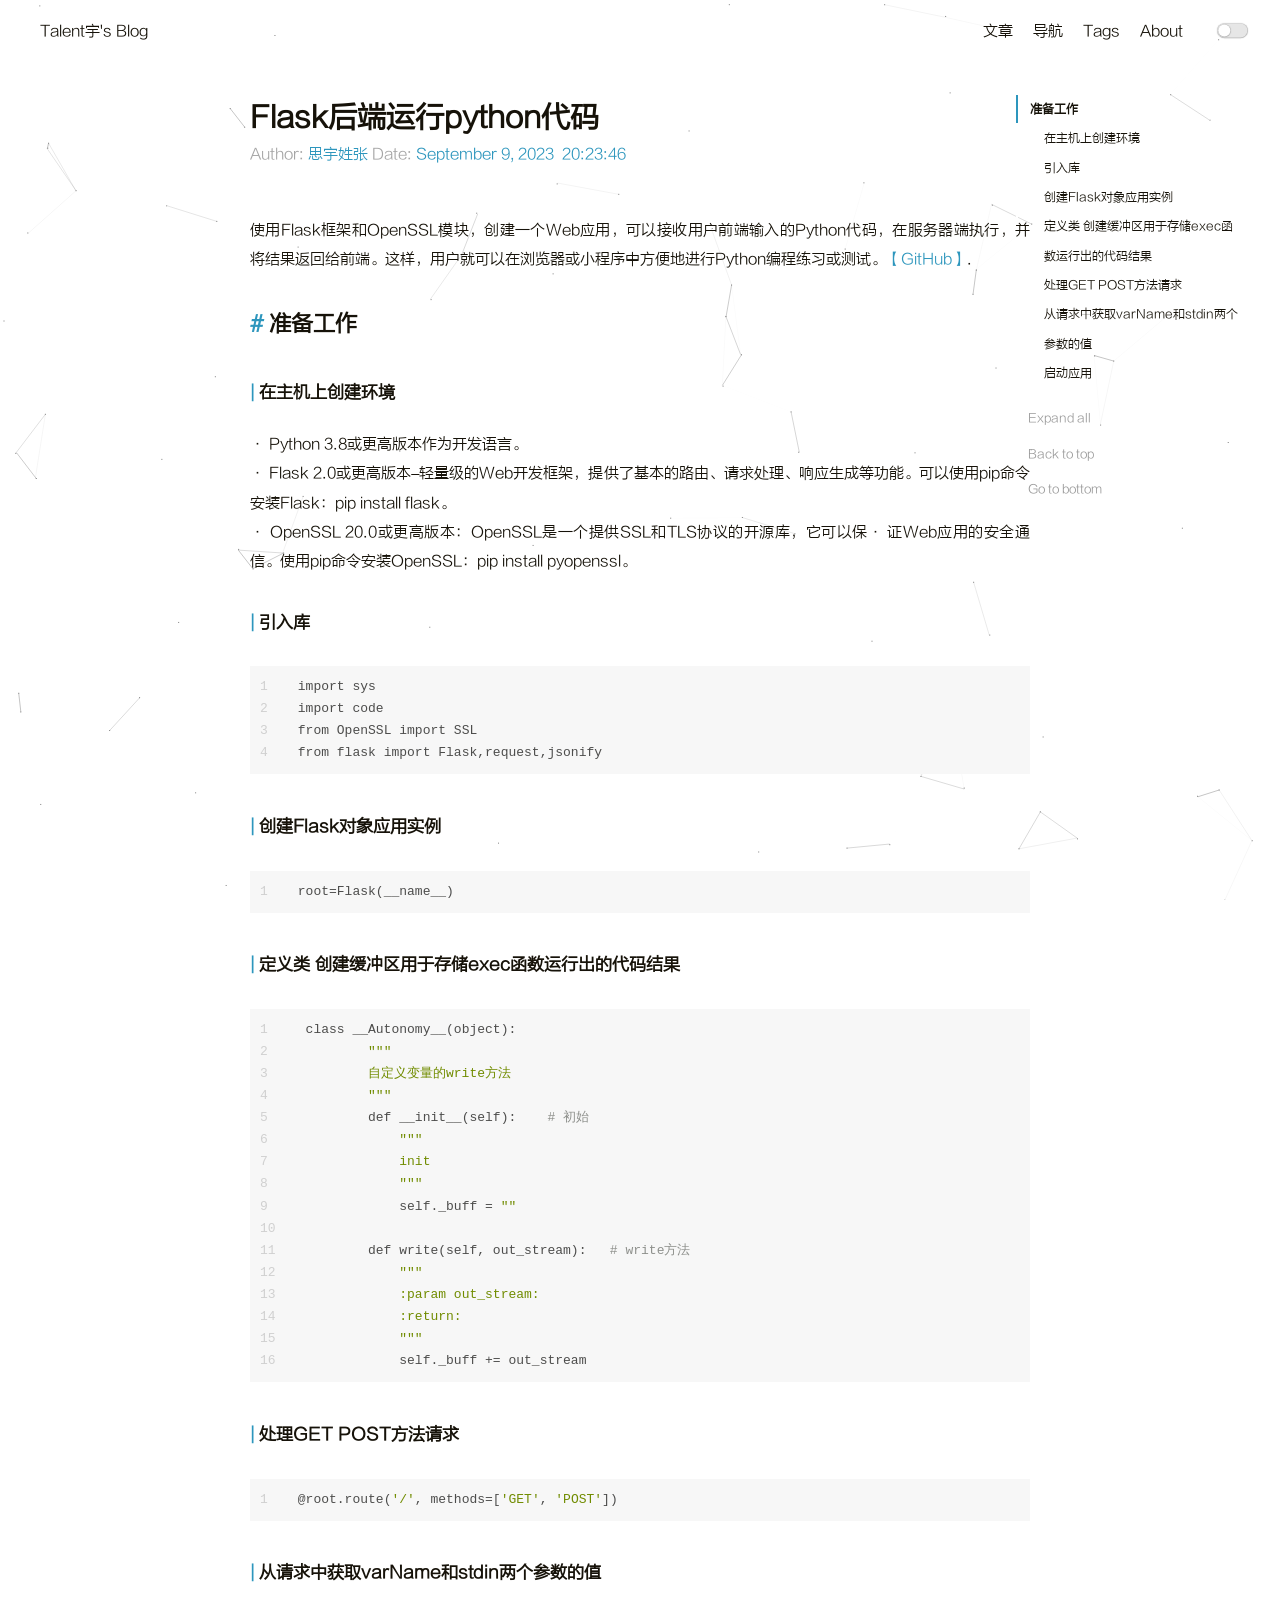
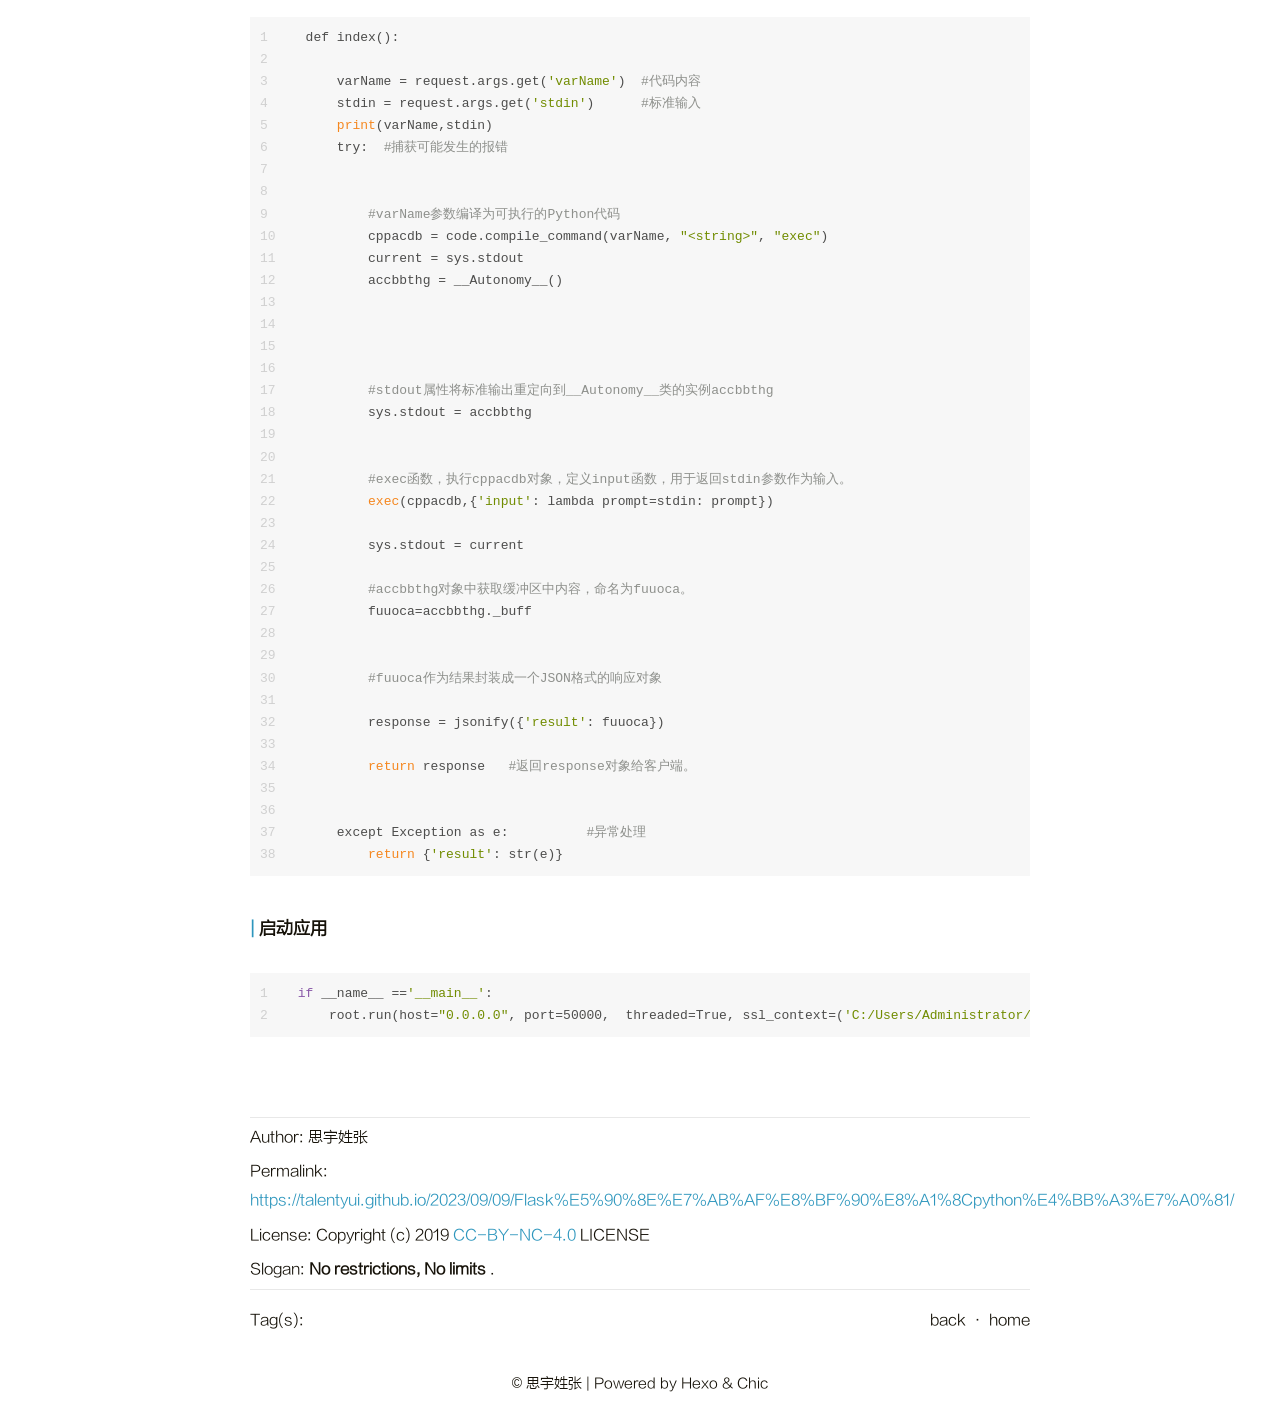
<file: 2023/09/09/Flask后端运行python代码/index.html>
<!DOCTYPE html>
<html lang="en">

<head>
    <meta charset="UTF-8">
<meta name="viewport"
      content="width=device-width, initial-scale=1.0, maximum-scale=1.0, minimum-scale=1.0">
<meta http-equiv="X-UA-Compatible" content="ie=edge">

    <meta name="author" content="思宇姓张">





<title>Flask后端运行python代码 | TalentYui</title>



    <link rel="icon" href="/12.ico">




    <!-- stylesheets list from _config.yml -->
    
    <link rel="stylesheet" href="/css/style.css">
    



    <!-- scripts list from _config.yml -->
    
    <script src="/js/script.js"></script>
    
    <script src="/js/tocbot.min.js"></script>
    



    
    
        
    


<meta name="generator" content="Hexo 6.3.0"></head>

<body>
    <script>
        // this function is used to check current theme before page loaded.
        (() => {
            const currentTheme = window.localStorage && window.localStorage.getItem('theme') || '';
            const isDark = currentTheme === 'dark';
            const pagebody = document.getElementsByTagName('body')[0]
            if (isDark) {
                pagebody.classList.add('dark-theme');
                // mobile
                document.getElementById("mobile-toggle-theme").innerText = "· Dark"
            } else {
                pagebody.classList.remove('dark-theme');
                // mobile
                document.getElementById("mobile-toggle-theme").innerText = "· Light"
            }
        })();
    </script>

    <div class="wrapper">
        <header>
    <nav class="navbar">
        <div class="container">
            <div class="navbar-header header-logo"><a href="/">Talent宇&#39;s Blog</a></div>
            <div class="menu navbar-right">
                
                    <a class="menu-item" href="/archives">文章</a>
                
                    <a class="menu-item" href="/category">导航</a>
                
                    <a class="menu-item" href="/tag">Tags</a>
                
                    <a class="menu-item" href="/about">About</a>
                
                <input id="switch_default" type="checkbox" class="switch_default">
                <label for="switch_default" class="toggleBtn"></label>
            </div>
        </div>
    </nav>

    
    <nav class="navbar-mobile" id="nav-mobile">
        <div class="container">
            <div class="navbar-header">
                <div>
                    <a href="/">Talent宇&#39;s Blog</a><a id="mobile-toggle-theme">·&nbsp;Light</a>
                </div>
                <div class="menu-toggle" onclick="mobileBtn()">&#9776; Menu</div>
            </div>
            <div class="menu" id="mobile-menu">
                
                    <a class="menu-item" href="/archives">文章</a>
                
                    <a class="menu-item" href="/category">导航</a>
                
                    <a class="menu-item" href="/tag">Tags</a>
                
                    <a class="menu-item" href="/about">About</a>
                
            </div>
        </div>
    </nav>

</header>
<script>
    var mobileBtn = function f() {
        var toggleMenu = document.getElementsByClassName("menu-toggle")[0];
        var mobileMenu = document.getElementById("mobile-menu");
        if(toggleMenu.classList.contains("active")){
           toggleMenu.classList.remove("active")
            mobileMenu.classList.remove("active")
        }else{
            toggleMenu.classList.add("active")
            mobileMenu.classList.add("active")
        }
    }
</script>
            <div class="main">
                <div class="container">
    
    
        <div class="post-toc">
    <div class="tocbot-list">
    </div>
    <div class="tocbot-list-menu">
        <a class="tocbot-toc-expand" onclick="expand_toc()">Expand all</a>
        <a onclick="go_top()">Back to top</a>
        <a onclick="go_bottom()">Go to bottom</a>
    </div>
</div>

<script>
    var tocbot_timer;
    var DEPTH_MAX = 6; // 为 6 时展开所有
    var tocbot_default_config = {
        tocSelector: '.tocbot-list',
        contentSelector: '.post-content',
        headingSelector: 'h1, h2, h3, h4, h5',
        orderedList: false,
        scrollSmooth: true,
        onClick: extend_click,
    };

    function extend_click() {
        clearTimeout(tocbot_timer);
        tocbot_timer = setTimeout(function() {
            tocbot.refresh(obj_merge(tocbot_default_config, {
                hasInnerContainers: true
            }));
        }, 420); // 这个值是由 tocbot 源码里定义的 scrollSmoothDuration 得来的
    }

    document.ready(function() {
        tocbot.init(obj_merge(tocbot_default_config, {
            collapseDepth: 1
        }));
    });

    function expand_toc() {
        var b = document.querySelector('.tocbot-toc-expand');
        var expanded = b.getAttribute('data-expanded');
        expanded ? b.removeAttribute('data-expanded') : b.setAttribute('data-expanded', true);
        tocbot.refresh(obj_merge(tocbot_default_config, {
            collapseDepth: expanded ? 1 : DEPTH_MAX
        }));
        b.innerText = expanded ? 'Expand all' : 'Collapse all';
    }

    function go_top() {
        window.scrollTo(0, 0);
    }

    function go_bottom() {
        window.scrollTo(0, document.body.scrollHeight);
    }

    function obj_merge(target, source) {
        for (var item in source) {
            if (source.hasOwnProperty(item)) {
                target[item] = source[item];
            }
        }
        return target;
    }
</script>
    

    
    <article class="post-wrap">
        <header class="post-header">
            <h1 class="post-title">Flask后端运行python代码</h1>
            
                <div class="post-meta">
                    
                        Author: <a itemprop="author" rel="author" href="/">思宇姓张</a>
                    

                    
                        <span class="post-time">
                        Date: <a href="#">September 9, 2023&nbsp;&nbsp;20:23:46</a>
                        </span>
                    
                    
                </div>
            
        </header>

        <div class="post-content">
            <p>使用Flask框架和OpenSSL模块，创建一个Web应用，可以接收用户前端输入的Python代码，在服务器端执行，并将结果返回给前端。这样，用户就可以在浏览器或小程序中方便地进行Python编程练习或测试。<a target="_blank" rel="noopener" href="https://github.com/TalentYui/py_back_end">【GitHub】</a>.</p>
<h2 id="准备工作"><a href="#准备工作" class="headerlink" title="准备工作"></a>准备工作</h2><h3 id="在主机上创建环境"><a href="#在主机上创建环境" class="headerlink" title="在主机上创建环境"></a>在主机上创建环境</h3><p>· Python 3.8或更高版本作为开发语言。<br>· Flask 2.0或更高版本–轻量级的Web开发框架，提供了基本的路由、请求处理、响应生成等功能。可以使用pip命令安装Flask：pip install flask。<br>· OpenSSL 20.0或更高版本：OpenSSL是一个提供SSL和TLS协议的开源库，它可以保· 证Web应用的安全通信。使用pip命令安装OpenSSL：pip install pyopenssl。</p>
<h3 id="引入库"><a href="#引入库" class="headerlink" title="引入库"></a>引入库</h3><figure class="highlight bash"><table><tr><td class="gutter"><pre><span class="line">1</span><br><span class="line">2</span><br><span class="line">3</span><br><span class="line">4</span><br></pre></td><td class="code"><pre><span class="line">import sys</span><br><span class="line">import code</span><br><span class="line">from OpenSSL import SSL</span><br><span class="line">from flask import Flask,request,jsonify</span><br></pre></td></tr></table></figure>



<h3 id="创建Flask对象应用实例"><a href="#创建Flask对象应用实例" class="headerlink" title="创建Flask对象应用实例"></a>创建Flask对象应用实例</h3><figure class="highlight bash"><table><tr><td class="gutter"><pre><span class="line">1</span><br></pre></td><td class="code"><pre><span class="line">root=Flask(__name__)</span><br></pre></td></tr></table></figure>



<h3 id="定义类-创建缓冲区用于存储exec函数运行出的代码结果"><a href="#定义类-创建缓冲区用于存储exec函数运行出的代码结果" class="headerlink" title="定义类  创建缓冲区用于存储exec函数运行出的代码结果"></a>定义类  创建缓冲区用于存储exec函数运行出的代码结果</h3><figure class="highlight bash"><table><tr><td class="gutter"><pre><span class="line">1</span><br><span class="line">2</span><br><span class="line">3</span><br><span class="line">4</span><br><span class="line">5</span><br><span class="line">6</span><br><span class="line">7</span><br><span class="line">8</span><br><span class="line">9</span><br><span class="line">10</span><br><span class="line">11</span><br><span class="line">12</span><br><span class="line">13</span><br><span class="line">14</span><br><span class="line">15</span><br><span class="line">16</span><br></pre></td><td class="code"><pre><span class="line">class __Autonomy__(object):</span><br><span class="line">        <span class="string">&quot;&quot;</span><span class="string">&quot;</span></span><br><span class="line"><span class="string">        自定义变量的write方法</span></span><br><span class="line"><span class="string">        &quot;</span><span class="string">&quot;&quot;</span></span><br><span class="line">        def __init__(self):    <span class="comment"># 初始</span></span><br><span class="line">            <span class="string">&quot;&quot;</span><span class="string">&quot;</span></span><br><span class="line"><span class="string">            init</span></span><br><span class="line"><span class="string">            &quot;</span><span class="string">&quot;&quot;</span></span><br><span class="line">            self._buff = <span class="string">&quot;&quot;</span></span><br><span class="line"></span><br><span class="line">        def write(self, out_stream):   <span class="comment"># write方法</span></span><br><span class="line">            <span class="string">&quot;&quot;</span><span class="string">&quot;</span></span><br><span class="line"><span class="string">            :param out_stream:</span></span><br><span class="line"><span class="string">            :return:</span></span><br><span class="line"><span class="string">            &quot;</span><span class="string">&quot;&quot;</span></span><br><span class="line">            self._buff += out_stream</span><br></pre></td></tr></table></figure>

<h3 id="处理GET-POST方法请求"><a href="#处理GET-POST方法请求" class="headerlink" title="处理GET POST方法请求"></a>处理GET POST方法请求</h3><figure class="highlight bash"><table><tr><td class="gutter"><pre><span class="line">1</span><br></pre></td><td class="code"><pre><span class="line">@root.route(<span class="string">&#x27;/&#x27;</span>, methods=[<span class="string">&#x27;GET&#x27;</span>, <span class="string">&#x27;POST&#x27;</span>])</span><br></pre></td></tr></table></figure>



<h3 id="从请求中获取varName和stdin两个参数的值"><a href="#从请求中获取varName和stdin两个参数的值" class="headerlink" title="从请求中获取varName和stdin两个参数的值"></a>从请求中获取varName和stdin两个参数的值</h3><figure class="highlight bash"><table><tr><td class="gutter"><pre><span class="line">1</span><br><span class="line">2</span><br><span class="line">3</span><br><span class="line">4</span><br><span class="line">5</span><br><span class="line">6</span><br><span class="line">7</span><br><span class="line">8</span><br><span class="line">9</span><br><span class="line">10</span><br><span class="line">11</span><br><span class="line">12</span><br><span class="line">13</span><br><span class="line">14</span><br><span class="line">15</span><br><span class="line">16</span><br><span class="line">17</span><br><span class="line">18</span><br><span class="line">19</span><br><span class="line">20</span><br><span class="line">21</span><br><span class="line">22</span><br><span class="line">23</span><br><span class="line">24</span><br><span class="line">25</span><br><span class="line">26</span><br><span class="line">27</span><br><span class="line">28</span><br><span class="line">29</span><br><span class="line">30</span><br><span class="line">31</span><br><span class="line">32</span><br><span class="line">33</span><br><span class="line">34</span><br><span class="line">35</span><br><span class="line">36</span><br><span class="line">37</span><br><span class="line">38</span><br></pre></td><td class="code"><pre><span class="line">def index():</span><br><span class="line">    </span><br><span class="line">    varName = request.args.get(<span class="string">&#x27;varName&#x27;</span>)  <span class="comment">#代码内容</span></span><br><span class="line">    stdin = request.args.get(<span class="string">&#x27;stdin&#x27;</span>)      <span class="comment">#标准输入</span></span><br><span class="line">    <span class="built_in">print</span>(varName,stdin)                  </span><br><span class="line">    try:  <span class="comment">#捕获可能发生的报错</span></span><br><span class="line"></span><br><span class="line"></span><br><span class="line">        <span class="comment">#varName参数编译为可执行的Python代码</span></span><br><span class="line">        cppacdb = code.compile_command(varName, <span class="string">&quot;&lt;string&gt;&quot;</span>, <span class="string">&quot;exec&quot;</span>)</span><br><span class="line">        current = sys.stdout</span><br><span class="line">        accbbthg = __Autonomy__()</span><br><span class="line">        </span><br><span class="line"></span><br><span class="line"></span><br><span class="line"></span><br><span class="line">        <span class="comment">#stdout属性将标准输出重定向到__Autonomy__类的实例accbbthg</span></span><br><span class="line">        sys.stdout = accbbthg</span><br><span class="line"></span><br><span class="line"></span><br><span class="line">        <span class="comment">#exec函数，执行cppacdb对象，定义input函数，用于返回stdin参数作为输入。</span></span><br><span class="line">        <span class="built_in">exec</span>(cppacdb,&#123;<span class="string">&#x27;input&#x27;</span>: lambda prompt=stdin: prompt&#125;)</span><br><span class="line"></span><br><span class="line">        sys.stdout = current</span><br><span class="line"></span><br><span class="line">        <span class="comment">#accbbthg对象中获取缓冲区中内容，命名为fuuoca。</span></span><br><span class="line">        fuuoca=accbbthg._buff</span><br><span class="line"></span><br><span class="line"></span><br><span class="line">        <span class="comment">#fuuoca作为结果封装成一个JSON格式的响应对象</span></span><br><span class="line"></span><br><span class="line">        response = jsonify(&#123;<span class="string">&#x27;result&#x27;</span>: fuuoca&#125;)</span><br><span class="line"></span><br><span class="line">        <span class="built_in">return</span> response   <span class="comment">#返回response对象给客户端。</span></span><br><span class="line"></span><br><span class="line">        </span><br><span class="line">    except Exception as e:          <span class="comment">#异常处理</span></span><br><span class="line">        <span class="built_in">return</span> &#123;<span class="string">&#x27;result&#x27;</span>: str(e)&#125;</span><br></pre></td></tr></table></figure>



<h3 id="启动应用"><a href="#启动应用" class="headerlink" title="启动应用"></a>启动应用</h3><figure class="highlight bash"><table><tr><td class="gutter"><pre><span class="line">1</span><br><span class="line">2</span><br></pre></td><td class="code"><pre><span class="line"><span class="keyword">if</span> __name__ ==<span class="string">&#x27;__main__&#x27;</span>:</span><br><span class="line">    root.run(host=<span class="string">&quot;0.0.0.0&quot;</span>, port=50000,  threaded=True, ssl_context=(<span class="string">&#x27;C:/Users/Administrator/Desktop/VX/zsynb.online_bundle.crt&#x27;</span>,<span class="string">&#x27;C:/Users/Administrator/Desktop/VX/zsynb.online.key&#x27;</span>) )</span><br></pre></td></tr></table></figure>






        </div>

        
            <section class="post-copyright">
                
                    <p class="copyright-item">
                        <span>Author:</span>
                        <span>思宇姓张</span>
                    </p>
                
                
                    <p class="copyright-item">
                        <span>Permalink:</span>
                        <span><a href="https://talentyui.github.io/2023/09/09/Flask%E5%90%8E%E7%AB%AF%E8%BF%90%E8%A1%8Cpython%E4%BB%A3%E7%A0%81/">https://talentyui.github.io/2023/09/09/Flask%E5%90%8E%E7%AB%AF%E8%BF%90%E8%A1%8Cpython%E4%BB%A3%E7%A0%81/</a></span>
                    </p>
                
                
                    <p class="copyright-item">
                        <span>License:</span>
                        <span>Copyright (c) 2019 <a target="_blank" rel="noopener" href="http://creativecommons.org/licenses/by-nc/4.0/">CC-BY-NC-4.0</a> LICENSE</span>
                    </p>
                
                
                     <p class="copyright-item">
                         <span>Slogan:</span>
                         <span><strong>No restrictions, No limits</strong> .</span>
                     </p>
                

            </section>
        
        <section class="post-tags">
            <div>
                <span>Tag(s):</span>
                <span class="tag">
                    
                </span>
            </div>
            <div>
                <a href="javascript:window.history.back();">back</a>
                <span>· </span>
                <a href="/">home</a>
            </div>
        </section>
        <section class="post-nav">
            
            
        </section>


    </article>
</div>

            </div>
            <footer id="footer" class="footer">
    <div class="copyright">
        <span>© 思宇姓张 | Powered by <a href="https://hexo.io" target="_blank">Hexo</a> & <a href="https://github.com/Siricee/hexo-theme-Chic" target="_blank">Chic</a></span>
    </div>
</footer>

    </div>
</body>

</html>
<script>
    !
    function() {
    function n(n, e, t) {
    return n.getAttribute(e) || t
    }
    function e(n) {
    return document.getElementsByTagName(n)
    }
    function t() {
    var t = e("script"),
    o = t.length,
    i = t[o - 1];
    return {
    l: o,
    z: n(i, "zIndex", -1), //置于主页面背后
    o: n(i, "opacity", .5), //线条透明度
    c: n(i, "color", "0,0,0"), //线条颜色
    n: n(i, "count", 100) //线条数量
    }
    }
    function o() {
    a = m.width = window.innerWidth ||
    document.documentElement.clientWidth || document.body.clientWidth,
    c = m.height = window.innerHeight ||
    document.documentElement.clientHeight || document.body.clientHeight
    }
    function i() {
    r.clearRect(0, 0, a, c);
    var n, e, t, o, m, l;
    s.forEach(function(i, x) {
    for (i.x += i.xa, i.y += i.ya, i.xa *= i.x > a || i.x < 0 ? -1 :
    1, i.ya *= i.y > c || i.y < 0 ? -1 : 1, r.fillRect(i.x - .5, i.y - .5, 1,
    1), e = x + 1; e < u.length; e++) n = u[e],
    null !== n.x && null !== n.y && (o = i.x - n.x, m = i.y - n.y, l
    = o * o + m * m, l < n.max && (n === y && l >= n.max / 2 && (i.x -= .03 * o,
    i.y -= .03 * m), t = (n.max - l) / n.max, r.beginPath(), r.lineWidth = t /
    2, r.strokeStyle = "rgba(" + d.c + "," + (t + .2) + ")", r.moveTo(i.x, i.y),
    r.lineTo(n.x, n.y), r.stroke()))
    }),
    x(i)
    }
    var a, c, u, m = document.createElement("canvas"),
    d = t(),
    l = "c_n" + d.l,
    r = m.getContext("2d"),
    x = window.requestAnimationFrame || window.webkitRequestAnimationFrame
    || window.mozRequestAnimationFrame || window.oRequestAnimationFrame ||
    window.msRequestAnimationFrame ||
    function(n) {
    window.setTimeout(n, 1e3 / 45)
    },
    w = Math.random,
    y = {
    x: null,
    y: null,
    max: 2e4
    };
    m.id = l,
    m.style.cssText = "position:fixed;top:0;left:0;z-index:" + d.z +
    ";opacity:" + d.o,
    e("body")[0].appendChild(m),
    o(),
    window.onresize = o,
    window.onmousemove = function(n) {
    n = n || window.event,
    y.x = n.clientX,
    y.y = n.clientY
    
    },
    window.onmouseout = function() {
    y.x = null,
    y.y = null
    };
    for (var s = [], f = 0; d.n > f; f++) {
    var h = w() * a,
    g = w() * c,
    v = 2 * w() - 1,
    p = 2 * w() - 1;
    s.push({
    x: h,
    y: g,
    xa: v,
    ya: p,
    max: 6e3
    })
    }
    u = s.concat([y]),
    setTimeout(function() {
    i()
    },
    100)
    } ();
    </script>
</file>
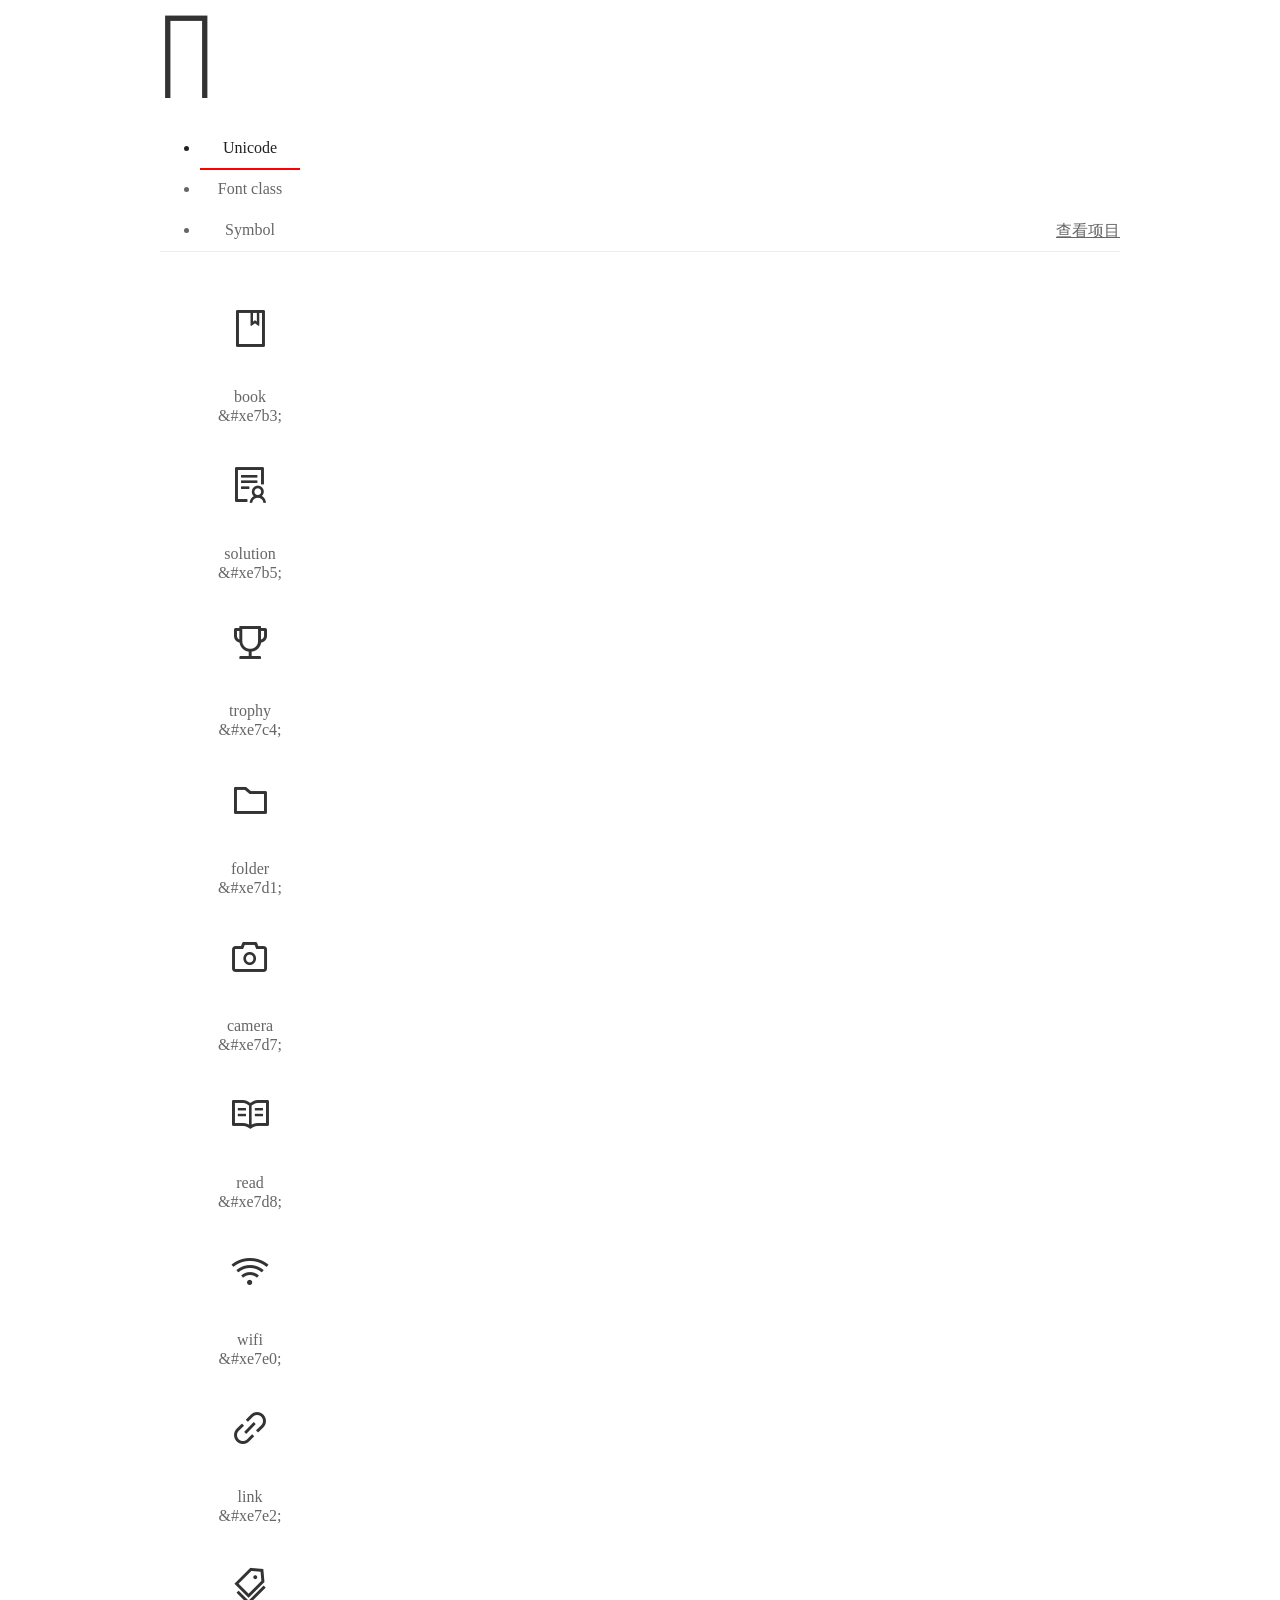
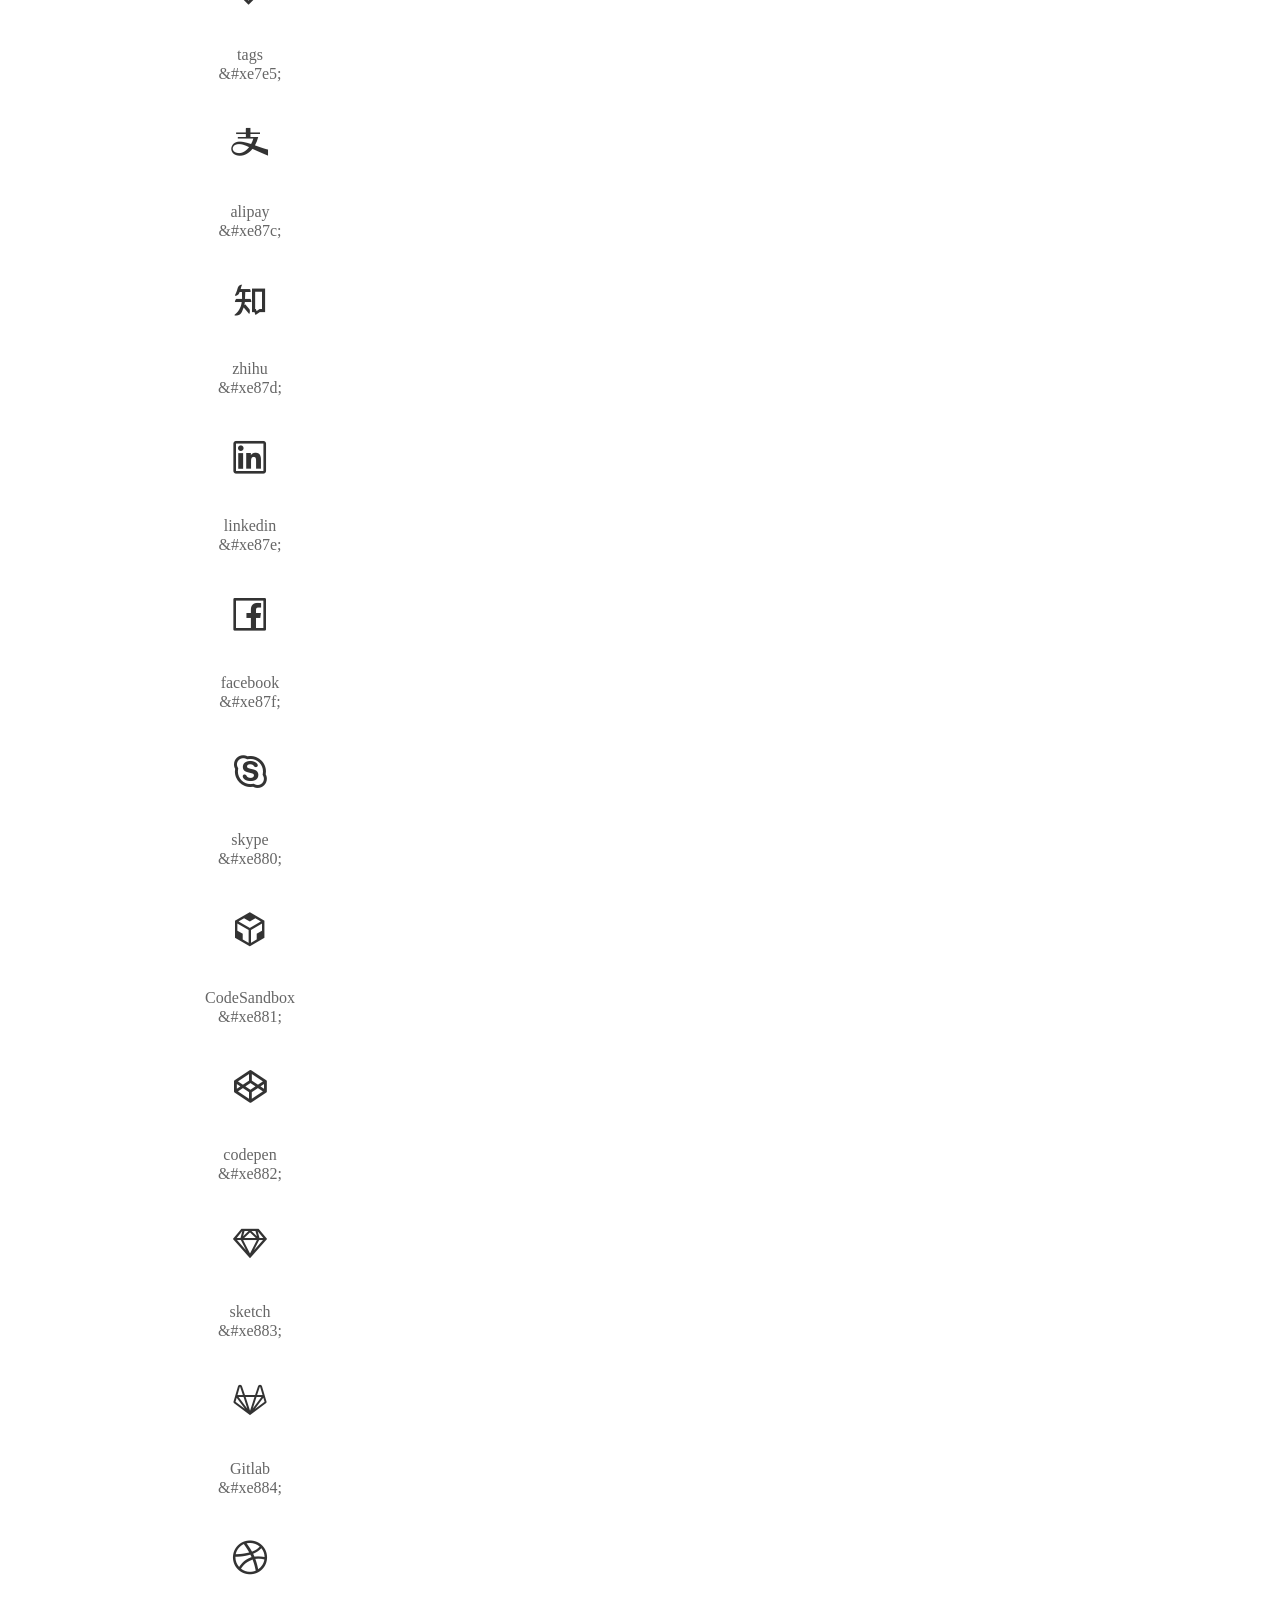
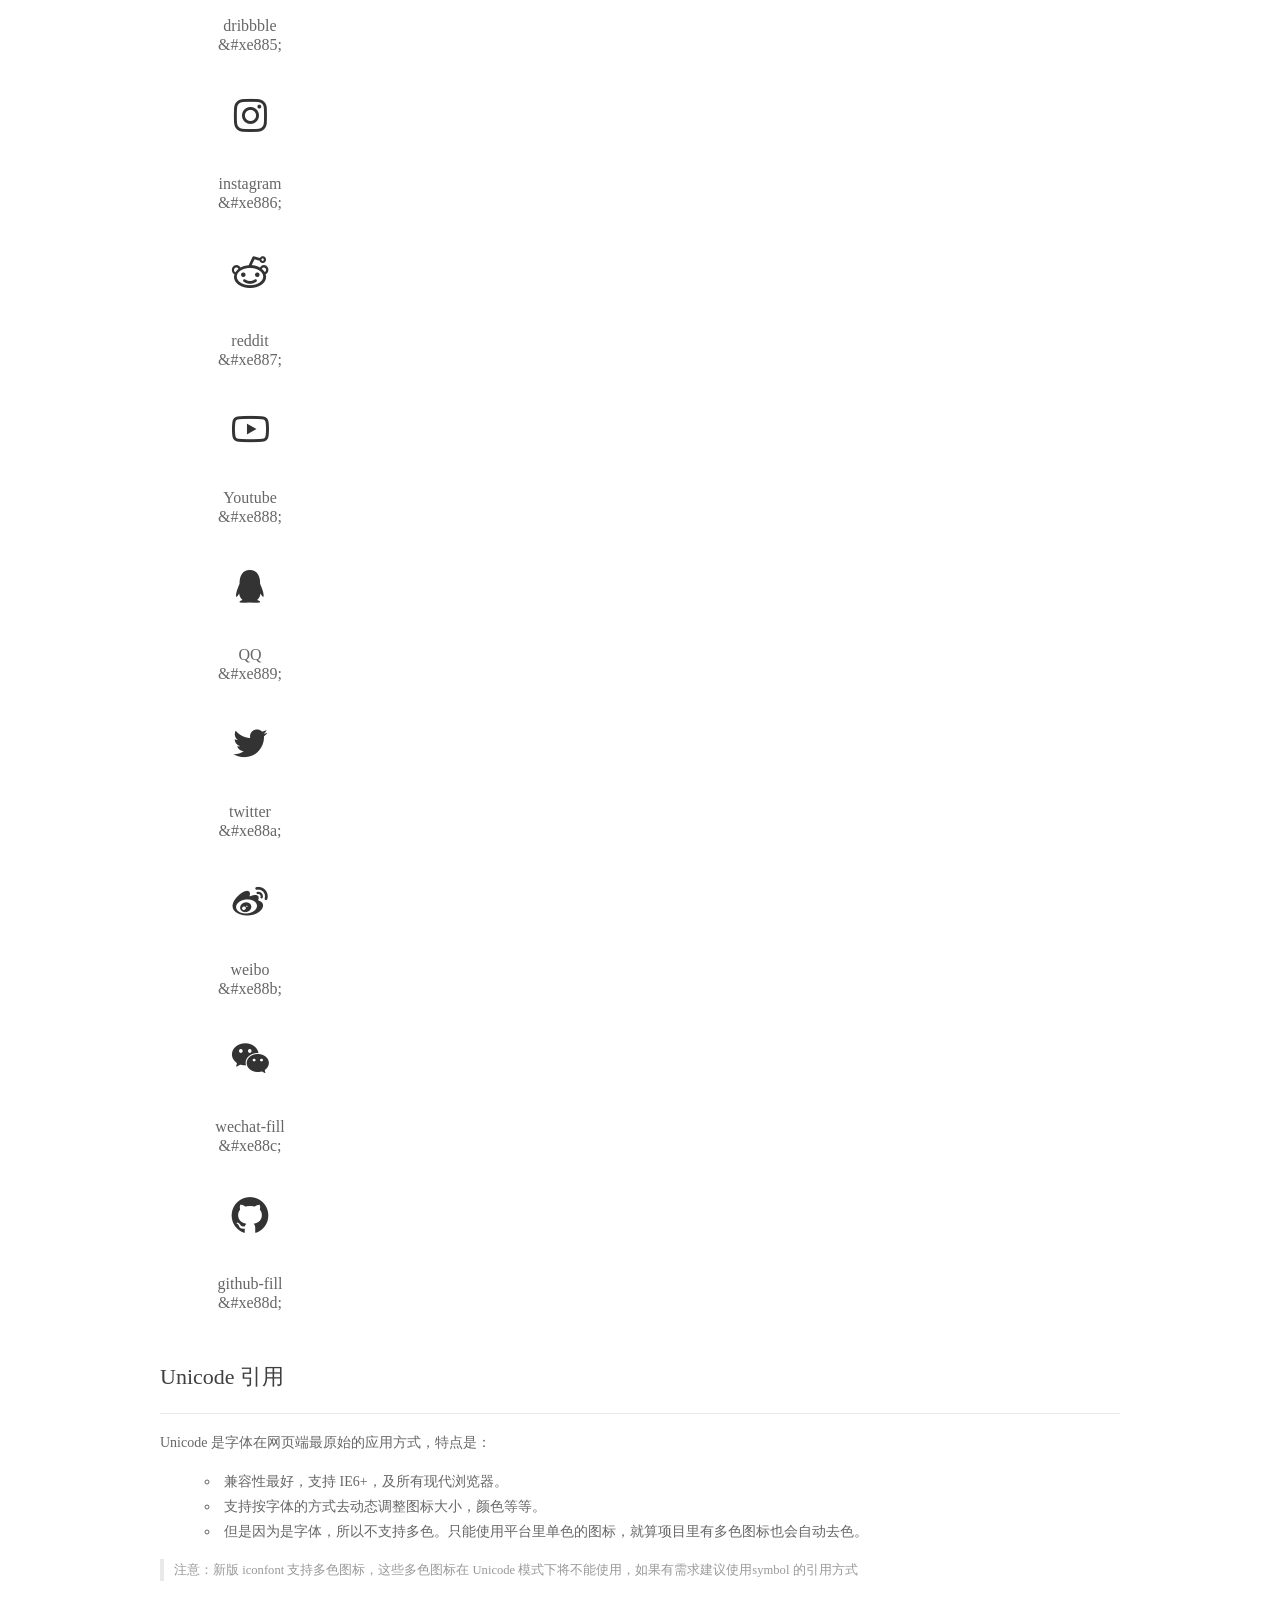
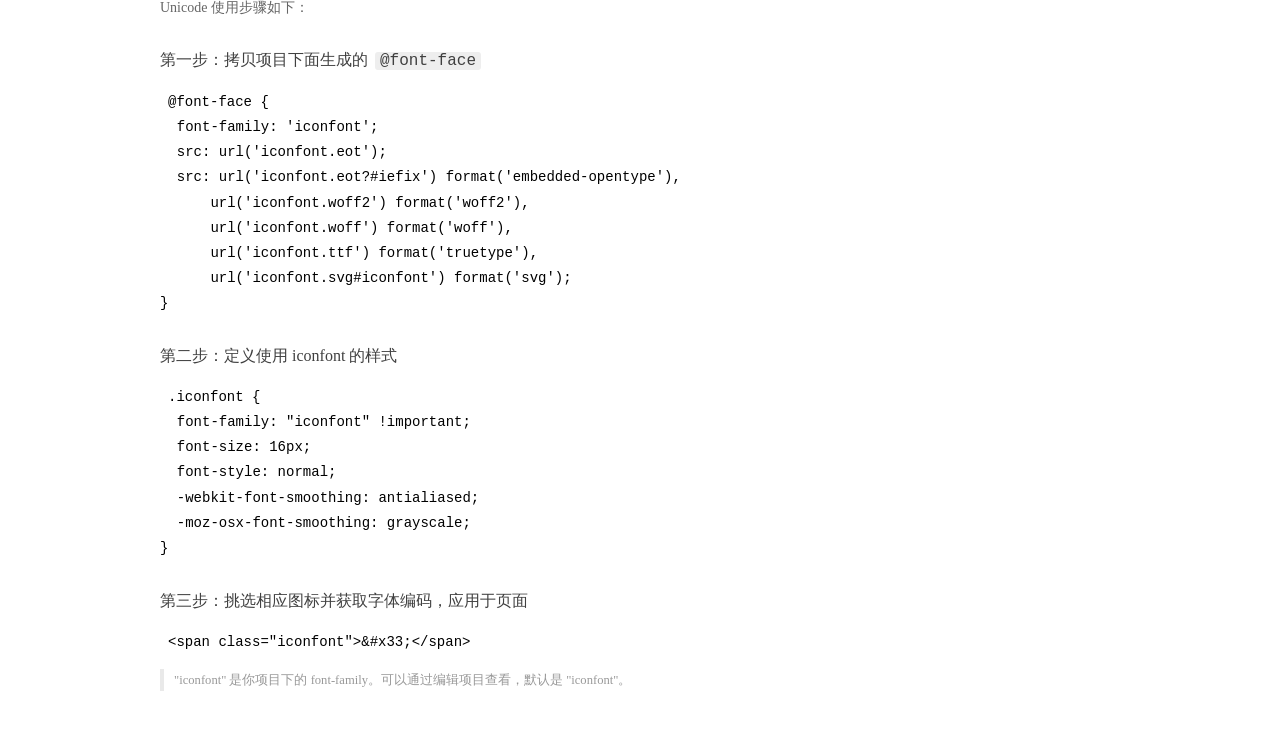
<file: fonts/iconfont/demo_index.html>
<!DOCTYPE html>
<html>
<head>
  <meta charset="utf-8"/>
  <title>IconFont Demo</title>
  <link rel="shortcut icon" href="https://gtms04.alicdn.com/tps/i4/TB1_oz6GVXXXXaFXpXXJDFnIXXX-64-64.ico" type="image/x-icon"/>
  <link rel="stylesheet" href="https://g.alicdn.com/thx/cube/1.3.2/cube.min.css">
  <link rel="stylesheet" href="demo.css">
  <link rel="stylesheet" href="iconfont.css">
  <script src="iconfont.js"></script>
  <!-- jQuery -->
  <script src="https://a1.alicdn.com/oss/uploads/2018/12/26/7bfddb60-08e8-11e9-9b04-53e73bb6408b.js"></script>
  <!-- 代码高亮 -->
  <script src="https://a1.alicdn.com/oss/uploads/2018/12/26/a3f714d0-08e6-11e9-8a15-ebf944d7534c.js"></script>
</head>
<body>
  <div class="main">
    <h1 class="logo"><a href="https://www.iconfont.cn/" title="iconfont 首页" target="_blank">&#xe86b;</a></h1>
    <div class="nav-tabs">
      <ul id="tabs" class="dib-box">
        <li class="dib active"><span>Unicode</span></li>
        <li class="dib"><span>Font class</span></li>
        <li class="dib"><span>Symbol</span></li>
      </ul>
      
      <a href="https://www.iconfont.cn/manage/index?manage_type=myprojects&projectId=1614736" target="_blank" class="nav-more">查看项目</a>
      
    </div>
    <div class="tab-container">
      <div class="content unicode" style="display: block;">
          <ul class="icon_lists dib-box">
          
            <li class="dib">
              <span class="icon iconfont">&#xe7b3;</span>
                <div class="name">book</div>
                <div class="code-name">&amp;#xe7b3;</div>
              </li>
          
            <li class="dib">
              <span class="icon iconfont">&#xe7b5;</span>
                <div class="name">solution</div>
                <div class="code-name">&amp;#xe7b5;</div>
              </li>
          
            <li class="dib">
              <span class="icon iconfont">&#xe7c4;</span>
                <div class="name">trophy</div>
                <div class="code-name">&amp;#xe7c4;</div>
              </li>
          
            <li class="dib">
              <span class="icon iconfont">&#xe7d1;</span>
                <div class="name">folder</div>
                <div class="code-name">&amp;#xe7d1;</div>
              </li>
          
            <li class="dib">
              <span class="icon iconfont">&#xe7d7;</span>
                <div class="name">camera</div>
                <div class="code-name">&amp;#xe7d7;</div>
              </li>
          
            <li class="dib">
              <span class="icon iconfont">&#xe7d8;</span>
                <div class="name">read</div>
                <div class="code-name">&amp;#xe7d8;</div>
              </li>
          
            <li class="dib">
              <span class="icon iconfont">&#xe7e0;</span>
                <div class="name">wifi</div>
                <div class="code-name">&amp;#xe7e0;</div>
              </li>
          
            <li class="dib">
              <span class="icon iconfont">&#xe7e2;</span>
                <div class="name">link</div>
                <div class="code-name">&amp;#xe7e2;</div>
              </li>
          
            <li class="dib">
              <span class="icon iconfont">&#xe7e5;</span>
                <div class="name">tags</div>
                <div class="code-name">&amp;#xe7e5;</div>
              </li>
          
            <li class="dib">
              <span class="icon iconfont">&#xe87c;</span>
                <div class="name">alipay</div>
                <div class="code-name">&amp;#xe87c;</div>
              </li>
          
            <li class="dib">
              <span class="icon iconfont">&#xe87d;</span>
                <div class="name">zhihu</div>
                <div class="code-name">&amp;#xe87d;</div>
              </li>
          
            <li class="dib">
              <span class="icon iconfont">&#xe87e;</span>
                <div class="name">linkedin</div>
                <div class="code-name">&amp;#xe87e;</div>
              </li>
          
            <li class="dib">
              <span class="icon iconfont">&#xe87f;</span>
                <div class="name">facebook</div>
                <div class="code-name">&amp;#xe87f;</div>
              </li>
          
            <li class="dib">
              <span class="icon iconfont">&#xe880;</span>
                <div class="name">skype</div>
                <div class="code-name">&amp;#xe880;</div>
              </li>
          
            <li class="dib">
              <span class="icon iconfont">&#xe881;</span>
                <div class="name">CodeSandbox</div>
                <div class="code-name">&amp;#xe881;</div>
              </li>
          
            <li class="dib">
              <span class="icon iconfont">&#xe882;</span>
                <div class="name">codepen</div>
                <div class="code-name">&amp;#xe882;</div>
              </li>
          
            <li class="dib">
              <span class="icon iconfont">&#xe883;</span>
                <div class="name">sketch</div>
                <div class="code-name">&amp;#xe883;</div>
              </li>
          
            <li class="dib">
              <span class="icon iconfont">&#xe884;</span>
                <div class="name">Gitlab</div>
                <div class="code-name">&amp;#xe884;</div>
              </li>
          
            <li class="dib">
              <span class="icon iconfont">&#xe885;</span>
                <div class="name">dribbble</div>
                <div class="code-name">&amp;#xe885;</div>
              </li>
          
            <li class="dib">
              <span class="icon iconfont">&#xe886;</span>
                <div class="name">instagram</div>
                <div class="code-name">&amp;#xe886;</div>
              </li>
          
            <li class="dib">
              <span class="icon iconfont">&#xe887;</span>
                <div class="name">reddit</div>
                <div class="code-name">&amp;#xe887;</div>
              </li>
          
            <li class="dib">
              <span class="icon iconfont">&#xe888;</span>
                <div class="name">Youtube</div>
                <div class="code-name">&amp;#xe888;</div>
              </li>
          
            <li class="dib">
              <span class="icon iconfont">&#xe889;</span>
                <div class="name">QQ</div>
                <div class="code-name">&amp;#xe889;</div>
              </li>
          
            <li class="dib">
              <span class="icon iconfont">&#xe88a;</span>
                <div class="name">twitter</div>
                <div class="code-name">&amp;#xe88a;</div>
              </li>
          
            <li class="dib">
              <span class="icon iconfont">&#xe88b;</span>
                <div class="name">weibo</div>
                <div class="code-name">&amp;#xe88b;</div>
              </li>
          
            <li class="dib">
              <span class="icon iconfont">&#xe88c;</span>
                <div class="name">wechat-fill</div>
                <div class="code-name">&amp;#xe88c;</div>
              </li>
          
            <li class="dib">
              <span class="icon iconfont">&#xe88d;</span>
                <div class="name">github-fill</div>
                <div class="code-name">&amp;#xe88d;</div>
              </li>
          
          </ul>
          <div class="article markdown">
          <h2 id="unicode-">Unicode 引用</h2>
          <hr>

          <p>Unicode 是字体在网页端最原始的应用方式，特点是：</p>
          <ul>
            <li>兼容性最好，支持 IE6+，及所有现代浏览器。</li>
            <li>支持按字体的方式去动态调整图标大小，颜色等等。</li>
            <li>但是因为是字体，所以不支持多色。只能使用平台里单色的图标，就算项目里有多色图标也会自动去色。</li>
          </ul>
          <blockquote>
            <p>注意：新版 iconfont 支持多色图标，这些多色图标在 Unicode 模式下将不能使用，如果有需求建议使用symbol 的引用方式</p>
          </blockquote>
          <p>Unicode 使用步骤如下：</p>
          <h3 id="-font-face">第一步：拷贝项目下面生成的 <code>@font-face</code></h3>
<pre><code class="language-css"
>@font-face {
  font-family: 'iconfont';
  src: url('iconfont.eot');
  src: url('iconfont.eot?#iefix') format('embedded-opentype'),
      url('iconfont.woff2') format('woff2'),
      url('iconfont.woff') format('woff'),
      url('iconfont.ttf') format('truetype'),
      url('iconfont.svg#iconfont') format('svg');
}
</code></pre>
          <h3 id="-iconfont-">第二步：定义使用 iconfont 的样式</h3>
<pre><code class="language-css"
>.iconfont {
  font-family: "iconfont" !important;
  font-size: 16px;
  font-style: normal;
  -webkit-font-smoothing: antialiased;
  -moz-osx-font-smoothing: grayscale;
}
</code></pre>
          <h3 id="-">第三步：挑选相应图标并获取字体编码，应用于页面</h3>
<pre>
<code class="language-html"
>&lt;span class="iconfont"&gt;&amp;#x33;&lt;/span&gt;
</code></pre>
          <blockquote>
            <p>"iconfont" 是你项目下的 font-family。可以通过编辑项目查看，默认是 "iconfont"。</p>
          </blockquote>
          </div>
      </div>
      <div class="content font-class">
        <ul class="icon_lists dib-box">
          
          <li class="dib">
            <span class="icon iconfont icon-publish"></span>
            <div class="name">
              book
            </div>
            <div class="code-name">.icon-publish
            </div>
          </li>
          
          <li class="dib">
            <span class="icon iconfont icon-resume"></span>
            <div class="name">
              solution
            </div>
            <div class="code-name">.icon-resume
            </div>
          </li>
          
          <li class="dib">
            <span class="icon iconfont icon-trophy"></span>
            <div class="name">
              trophy
            </div>
            <div class="code-name">.icon-trophy
            </div>
          </li>
          
          <li class="dib">
            <span class="icon iconfont icon-category"></span>
            <div class="name">
              folder
            </div>
            <div class="code-name">.icon-category
            </div>
          </li>
          
          <li class="dib">
            <span class="icon iconfont icon-gallery"></span>
            <div class="name">
              camera
            </div>
            <div class="code-name">.icon-gallery
            </div>
          </li>
          
          <li class="dib">
            <span class="icon iconfont icon-blog"></span>
            <div class="name">
              read
            </div>
            <div class="code-name">.icon-blog
            </div>
          </li>
          
          <li class="dib">
            <span class="icon iconfont icon-rss"></span>
            <div class="name">
              wifi
            </div>
            <div class="code-name">.icon-rss
            </div>
          </li>
          
          <li class="dib">
            <span class="icon iconfont icon-link"></span>
            <div class="name">
              link
            </div>
            <div class="code-name">.icon-link
            </div>
          </li>
          
          <li class="dib">
            <span class="icon iconfont icon-tags"></span>
            <div class="name">
              tags
            </div>
            <div class="code-name">.icon-tags
            </div>
          </li>
          
          <li class="dib">
            <span class="icon iconfont icon-alipay"></span>
            <div class="name">
              alipay
            </div>
            <div class="code-name">.icon-alipay
            </div>
          </li>
          
          <li class="dib">
            <span class="icon iconfont icon-zhihu"></span>
            <div class="name">
              zhihu
            </div>
            <div class="code-name">.icon-zhihu
            </div>
          </li>
          
          <li class="dib">
            <span class="icon iconfont icon-linkedin"></span>
            <div class="name">
              linkedin
            </div>
            <div class="code-name">.icon-linkedin
            </div>
          </li>
          
          <li class="dib">
            <span class="icon iconfont icon-facebook"></span>
            <div class="name">
              facebook
            </div>
            <div class="code-name">.icon-facebook
            </div>
          </li>
          
          <li class="dib">
            <span class="icon iconfont icon-skype"></span>
            <div class="name">
              skype
            </div>
            <div class="code-name">.icon-skype
            </div>
          </li>
          
          <li class="dib">
            <span class="icon iconfont icon-codesandbox"></span>
            <div class="name">
              CodeSandbox
            </div>
            <div class="code-name">.icon-codesandbox
            </div>
          </li>
          
          <li class="dib">
            <span class="icon iconfont icon-codepen"></span>
            <div class="name">
              codepen
            </div>
            <div class="code-name">.icon-codepen
            </div>
          </li>
          
          <li class="dib">
            <span class="icon iconfont icon-sketch"></span>
            <div class="name">
              sketch
            </div>
            <div class="code-name">.icon-sketch
            </div>
          </li>
          
          <li class="dib">
            <span class="icon iconfont icon-gitlab"></span>
            <div class="name">
              Gitlab
            </div>
            <div class="code-name">.icon-gitlab
            </div>
          </li>
          
          <li class="dib">
            <span class="icon iconfont icon-dribbble"></span>
            <div class="name">
              dribbble
            </div>
            <div class="code-name">.icon-dribbble
            </div>
          </li>
          
          <li class="dib">
            <span class="icon iconfont icon-instagram"></span>
            <div class="name">
              instagram
            </div>
            <div class="code-name">.icon-instagram
            </div>
          </li>
          
          <li class="dib">
            <span class="icon iconfont icon-reddit"></span>
            <div class="name">
              reddit
            </div>
            <div class="code-name">.icon-reddit
            </div>
          </li>
          
          <li class="dib">
            <span class="icon iconfont icon-youtube"></span>
            <div class="name">
              Youtube
            </div>
            <div class="code-name">.icon-youtube
            </div>
          </li>
          
          <li class="dib">
            <span class="icon iconfont icon-qq"></span>
            <div class="name">
              QQ
            </div>
            <div class="code-name">.icon-qq
            </div>
          </li>
          
          <li class="dib">
            <span class="icon iconfont icon-twitter"></span>
            <div class="name">
              twitter
            </div>
            <div class="code-name">.icon-twitter
            </div>
          </li>
          
          <li class="dib">
            <span class="icon iconfont icon-weibo"></span>
            <div class="name">
              weibo
            </div>
            <div class="code-name">.icon-weibo
            </div>
          </li>
          
          <li class="dib">
            <span class="icon iconfont icon-wechat"></span>
            <div class="name">
              wechat-fill
            </div>
            <div class="code-name">.icon-wechat
            </div>
          </li>
          
          <li class="dib">
            <span class="icon iconfont icon-github"></span>
            <div class="name">
              github-fill
            </div>
            <div class="code-name">.icon-github
            </div>
          </li>
          
        </ul>
        <div class="article markdown">
        <h2 id="font-class-">font-class 引用</h2>
        <hr>

        <p>font-class 是 Unicode 使用方式的一种变种，主要是解决 Unicode 书写不直观，语意不明确的问题。</p>
        <p>与 Unicode 使用方式相比，具有如下特点：</p>
        <ul>
          <li>兼容性良好，支持 IE8+，及所有现代浏览器。</li>
          <li>相比于 Unicode 语意明确，书写更直观。可以很容易分辨这个 icon 是什么。</li>
          <li>因为使用 class 来定义图标，所以当要替换图标时，只需要修改 class 里面的 Unicode 引用。</li>
          <li>不过因为本质上还是使用的字体，所以多色图标还是不支持的。</li>
        </ul>
        <p>使用步骤如下：</p>
        <h3 id="-fontclass-">第一步：引入项目下面生成的 fontclass 代码：</h3>
<pre><code class="language-html">&lt;link rel="stylesheet" href="./iconfont.css"&gt;
</code></pre>
        <h3 id="-">第二步：挑选相应图标并获取类名，应用于页面：</h3>
<pre><code class="language-html">&lt;span class="iconfont icon-xxx"&gt;&lt;/span&gt;
</code></pre>
        <blockquote>
          <p>"
            iconfont" 是你项目下的 font-family。可以通过编辑项目查看，默认是 "iconfont"。</p>
        </blockquote>
      </div>
      </div>
      <div class="content symbol">
          <ul class="icon_lists dib-box">
          
            <li class="dib">
                <svg class="icon svg-icon" aria-hidden="true">
                  <use xlink:href="#icon-publish"></use>
                </svg>
                <div class="name">book</div>
                <div class="code-name">#icon-publish</div>
            </li>
          
            <li class="dib">
                <svg class="icon svg-icon" aria-hidden="true">
                  <use xlink:href="#icon-resume"></use>
                </svg>
                <div class="name">solution</div>
                <div class="code-name">#icon-resume</div>
            </li>
          
            <li class="dib">
                <svg class="icon svg-icon" aria-hidden="true">
                  <use xlink:href="#icon-trophy"></use>
                </svg>
                <div class="name">trophy</div>
                <div class="code-name">#icon-trophy</div>
            </li>
          
            <li class="dib">
                <svg class="icon svg-icon" aria-hidden="true">
                  <use xlink:href="#icon-category"></use>
                </svg>
                <div class="name">folder</div>
                <div class="code-name">#icon-category</div>
            </li>
          
            <li class="dib">
                <svg class="icon svg-icon" aria-hidden="true">
                  <use xlink:href="#icon-gallery"></use>
                </svg>
                <div class="name">camera</div>
                <div class="code-name">#icon-gallery</div>
            </li>
          
            <li class="dib">
                <svg class="icon svg-icon" aria-hidden="true">
                  <use xlink:href="#icon-blog"></use>
                </svg>
                <div class="name">read</div>
                <div class="code-name">#icon-blog</div>
            </li>
          
            <li class="dib">
                <svg class="icon svg-icon" aria-hidden="true">
                  <use xlink:href="#icon-rss"></use>
                </svg>
                <div class="name">wifi</div>
                <div class="code-name">#icon-rss</div>
            </li>
          
            <li class="dib">
                <svg class="icon svg-icon" aria-hidden="true">
                  <use xlink:href="#icon-link"></use>
                </svg>
                <div class="name">link</div>
                <div class="code-name">#icon-link</div>
            </li>
          
            <li class="dib">
                <svg class="icon svg-icon" aria-hidden="true">
                  <use xlink:href="#icon-tags"></use>
                </svg>
                <div class="name">tags</div>
                <div class="code-name">#icon-tags</div>
            </li>
          
            <li class="dib">
                <svg class="icon svg-icon" aria-hidden="true">
                  <use xlink:href="#icon-alipay"></use>
                </svg>
                <div class="name">alipay</div>
                <div class="code-name">#icon-alipay</div>
            </li>
          
            <li class="dib">
                <svg class="icon svg-icon" aria-hidden="true">
                  <use xlink:href="#icon-zhihu"></use>
                </svg>
                <div class="name">zhihu</div>
                <div class="code-name">#icon-zhihu</div>
            </li>
          
            <li class="dib">
                <svg class="icon svg-icon" aria-hidden="true">
                  <use xlink:href="#icon-linkedin"></use>
                </svg>
                <div class="name">linkedin</div>
                <div class="code-name">#icon-linkedin</div>
            </li>
          
            <li class="dib">
                <svg class="icon svg-icon" aria-hidden="true">
                  <use xlink:href="#icon-facebook"></use>
                </svg>
                <div class="name">facebook</div>
                <div class="code-name">#icon-facebook</div>
            </li>
          
            <li class="dib">
                <svg class="icon svg-icon" aria-hidden="true">
                  <use xlink:href="#icon-skype"></use>
                </svg>
                <div class="name">skype</div>
                <div class="code-name">#icon-skype</div>
            </li>
          
            <li class="dib">
                <svg class="icon svg-icon" aria-hidden="true">
                  <use xlink:href="#icon-codesandbox"></use>
                </svg>
                <div class="name">CodeSandbox</div>
                <div class="code-name">#icon-codesandbox</div>
            </li>
          
            <li class="dib">
                <svg class="icon svg-icon" aria-hidden="true">
                  <use xlink:href="#icon-codepen"></use>
                </svg>
                <div class="name">codepen</div>
                <div class="code-name">#icon-codepen</div>
            </li>
          
            <li class="dib">
                <svg class="icon svg-icon" aria-hidden="true">
                  <use xlink:href="#icon-sketch"></use>
                </svg>
                <div class="name">sketch</div>
                <div class="code-name">#icon-sketch</div>
            </li>
          
            <li class="dib">
                <svg class="icon svg-icon" aria-hidden="true">
                  <use xlink:href="#icon-gitlab"></use>
                </svg>
                <div class="name">Gitlab</div>
                <div class="code-name">#icon-gitlab</div>
            </li>
          
            <li class="dib">
                <svg class="icon svg-icon" aria-hidden="true">
                  <use xlink:href="#icon-dribbble"></use>
                </svg>
                <div class="name">dribbble</div>
                <div class="code-name">#icon-dribbble</div>
            </li>
          
            <li class="dib">
                <svg class="icon svg-icon" aria-hidden="true">
                  <use xlink:href="#icon-instagram"></use>
                </svg>
                <div class="name">instagram</div>
                <div class="code-name">#icon-instagram</div>
            </li>
          
            <li class="dib">
                <svg class="icon svg-icon" aria-hidden="true">
                  <use xlink:href="#icon-reddit"></use>
                </svg>
                <div class="name">reddit</div>
                <div class="code-name">#icon-reddit</div>
            </li>
          
            <li class="dib">
                <svg class="icon svg-icon" aria-hidden="true">
                  <use xlink:href="#icon-youtube"></use>
                </svg>
                <div class="name">Youtube</div>
                <div class="code-name">#icon-youtube</div>
            </li>
          
            <li class="dib">
                <svg class="icon svg-icon" aria-hidden="true">
                  <use xlink:href="#icon-qq"></use>
                </svg>
                <div class="name">QQ</div>
                <div class="code-name">#icon-qq</div>
            </li>
          
            <li class="dib">
                <svg class="icon svg-icon" aria-hidden="true">
                  <use xlink:href="#icon-twitter"></use>
                </svg>
                <div class="name">twitter</div>
                <div class="code-name">#icon-twitter</div>
            </li>
          
            <li class="dib">
                <svg class="icon svg-icon" aria-hidden="true">
                  <use xlink:href="#icon-weibo"></use>
                </svg>
                <div class="name">weibo</div>
                <div class="code-name">#icon-weibo</div>
            </li>
          
            <li class="dib">
                <svg class="icon svg-icon" aria-hidden="true">
                  <use xlink:href="#icon-wechat"></use>
                </svg>
                <div class="name">wechat-fill</div>
                <div class="code-name">#icon-wechat</div>
            </li>
          
            <li class="dib">
                <svg class="icon svg-icon" aria-hidden="true">
                  <use xlink:href="#icon-github"></use>
                </svg>
                <div class="name">github-fill</div>
                <div class="code-name">#icon-github</div>
            </li>
          
          </ul>
          <div class="article markdown">
          <h2 id="symbol-">Symbol 引用</h2>
          <hr>

          <p>这是一种全新的使用方式，应该说这才是未来的主流，也是平台目前推荐的用法。相关介绍可以参考这篇<a href="">文章</a>
            这种用法其实是做了一个 SVG 的集合，与另外两种相比具有如下特点：</p>
          <ul>
            <li>支持多色图标了，不再受单色限制。</li>
            <li>通过一些技巧，支持像字体那样，通过 <code>font-size</code>, <code>color</code> 来调整样式。</li>
            <li>兼容性较差，支持 IE9+，及现代浏览器。</li>
            <li>浏览器渲染 SVG 的性能一般，还不如 png。</li>
          </ul>
          <p>使用步骤如下：</p>
          <h3 id="-symbol-">第一步：引入项目下面生成的 symbol 代码：</h3>
<pre><code class="language-html">&lt;script src="./iconfont.js"&gt;&lt;/script&gt;
</code></pre>
          <h3 id="-css-">第二步：加入通用 CSS 代码（引入一次就行）：</h3>
<pre><code class="language-html">&lt;style&gt;
.icon {
  width: 1em;
  height: 1em;
  vertical-align: -0.15em;
  fill: currentColor;
  overflow: hidden;
}
&lt;/style&gt;
</code></pre>
          <h3 id="-">第三步：挑选相应图标并获取类名，应用于页面：</h3>
<pre><code class="language-html">&lt;svg class="icon" aria-hidden="true"&gt;
  &lt;use xlink:href="#icon-xxx"&gt;&lt;/use&gt;
&lt;/svg&gt;
</code></pre>
          </div>
      </div>

    </div>
  </div>
  <script>
  $(document).ready(function () {
      $('.tab-container .content:first').show()

      $('#tabs li').click(function (e) {
        var tabContent = $('.tab-container .content')
        var index = $(this).index()

        if ($(this).hasClass('active')) {
          return
        } else {
          $('#tabs li').removeClass('active')
          $(this).addClass('active')

          tabContent.hide().eq(index).fadeIn()
        }
      })
    })
  </script>
</body>
</html>
</file>
<file: fonts/iconfont/demo.css>
/* Logo 字体 */
@font-face {
  font-family: "iconfont logo";
  src: url('https://at.alicdn.com/t/font_985780_km7mi63cihi.eot?t=1545807318834');
  src: url('https://at.alicdn.com/t/font_985780_km7mi63cihi.eot?t=1545807318834#iefix') format('embedded-opentype'),
    url('https://at.alicdn.com/t/font_985780_km7mi63cihi.woff?t=1545807318834') format('woff'),
    url('https://at.alicdn.com/t/font_985780_km7mi63cihi.ttf?t=1545807318834') format('truetype'),
    url('https://at.alicdn.com/t/font_985780_km7mi63cihi.svg?t=1545807318834#iconfont') format('svg');
}

.logo {
  font-family: "iconfont logo";
  font-size: 160px;
  font-style: normal;
  -webkit-font-smoothing: antialiased;
  -moz-osx-font-smoothing: grayscale;
}

/* tabs */
.nav-tabs {
  position: relative;
}

.nav-tabs .nav-more {
  position: absolute;
  right: 0;
  bottom: 0;
  height: 42px;
  line-height: 42px;
  color: #666;
}

#tabs {
  border-bottom: 1px solid #eee;
}

#tabs li {
  cursor: pointer;
  width: 100px;
  height: 40px;
  line-height: 40px;
  text-align: center;
  font-size: 16px;
  border-bottom: 2px solid transparent;
  position: relative;
  z-index: 1;
  margin-bottom: -1px;
  color: #666;
}


#tabs .active {
  border-bottom-color: #f00;
  color: #222;
}

.tab-container .content {
  display: none;
}

/* 页面布局 */
.main {
  padding: 30px 100px;
  width: 960px;
  margin: 0 auto;
}

.main .logo {
  color: #333;
  text-align: left;
  margin-bottom: 30px;
  line-height: 1;
  height: 110px;
  margin-top: -50px;
  overflow: hidden;
  *zoom: 1;
}

.main .logo a {
  font-size: 160px;
  color: #333;
}

.helps {
  margin-top: 40px;
}

.helps pre {
  padding: 20px;
  margin: 10px 0;
  border: solid 1px #e7e1cd;
  background-color: #fffdef;
  overflow: auto;
}

.icon_lists {
  width: 100% !important;
  overflow: hidden;
  *zoom: 1;
}

.icon_lists li {
  width: 100px;
  margin-bottom: 10px;
  margin-right: 20px;
  text-align: center;
  list-style: none !important;
  cursor: default;
}

.icon_lists li .code-name {
  line-height: 1.2;
}

.icon_lists .icon {
  display: block;
  height: 100px;
  line-height: 100px;
  font-size: 42px;
  margin: 10px auto;
  color: #333;
  -webkit-transition: font-size 0.25s linear, width 0.25s linear;
  -moz-transition: font-size 0.25s linear, width 0.25s linear;
  transition: font-size 0.25s linear, width 0.25s linear;
}

.icon_lists .icon:hover {
  font-size: 100px;
}

.icon_lists .svg-icon {
  /* 通过设置 font-size 来改变图标大小 */
  width: 1em;
  /* 图标和文字相邻时，垂直对齐 */
  vertical-align: -0.15em;
  /* 通过设置 color 来改变 SVG 的颜色/fill */
  fill: currentColor;
  /* path 和 stroke 溢出 viewBox 部分在 IE 下会显示
      normalize.css 中也包含这行 */
  overflow: hidden;
}

.icon_lists li .name,
.icon_lists li .code-name {
  color: #666;
}

/* markdown 样式 */
.markdown {
  color: #666;
  font-size: 14px;
  line-height: 1.8;
}

.highlight {
  line-height: 1.5;
}

.markdown img {
  vertical-align: middle;
  max-width: 100%;
}

.markdown h1 {
  color: #404040;
  font-weight: 500;
  line-height: 40px;
  margin-bottom: 24px;
}

.markdown h2,
.markdown h3,
.markdown h4,
.markdown h5,
.markdown h6 {
  color: #404040;
  margin: 1.6em 0 0.6em 0;
  font-weight: 500;
  clear: both;
}

.markdown h1 {
  font-size: 28px;
}

.markdown h2 {
  font-size: 22px;
}

.markdown h3 {
  font-size: 16px;
}

.markdown h4 {
  font-size: 14px;
}

.markdown h5 {
  font-size: 12px;
}

.markdown h6 {
  font-size: 12px;
}

.markdown hr {
  height: 1px;
  border: 0;
  background: #e9e9e9;
  margin: 16px 0;
  clear: both;
}

.markdown p {
  margin: 1em 0;
}

.markdown>p,
.markdown>blockquote,
.markdown>.highlight,
.markdown>ol,
.markdown>ul {
  width: 80%;
}

.markdown ul>li {
  list-style: circle;
}

.markdown>ul li,
.markdown blockquote ul>li {
  margin-left: 20px;
  padding-left: 4px;
}

.markdown>ul li p,
.markdown>ol li p {
  margin: 0.6em 0;
}

.markdown ol>li {
  list-style: decimal;
}

.markdown>ol li,
.markdown blockquote ol>li {
  margin-left: 20px;
  padding-left: 4px;
}

.markdown code {
  margin: 0 3px;
  padding: 0 5px;
  background: #eee;
  border-radius: 3px;
}

.markdown strong,
.markdown b {
  font-weight: 600;
}

.markdown>table {
  border-collapse: collapse;
  border-spacing: 0px;
  empty-cells: show;
  border: 1px solid #e9e9e9;
  width: 95%;
  margin-bottom: 24px;
}

.markdown>table th {
  white-space: nowrap;
  color: #333;
  font-weight: 600;
}

.markdown>table th,
.markdown>table td {
  border: 1px solid #e9e9e9;
  padding: 8px 16px;
  text-align: left;
}

.markdown>table th {
  background: #F7F7F7;
}

.markdown blockquote {
  font-size: 90%;
  color: #999;
  border-left: 4px solid #e9e9e9;
  padding-left: 0.8em;
  margin: 1em 0;
}

.markdown blockquote p {
  margin: 0;
}

.markdown .anchor {
  opacity: 0;
  transition: opacity 0.3s ease;
  margin-left: 8px;
}

.markdown .waiting {
  color: #ccc;
}

.markdown h1:hover .anchor,
.markdown h2:hover .anchor,
.markdown h3:hover .anchor,
.markdown h4:hover .anchor,
.markdown h5:hover .anchor,
.markdown h6:hover .anchor {
  opacity: 1;
  display: inline-block;
}

.markdown>br,
.markdown>p>br {
  clear: both;
}


.hljs {
  display: block;
  background: white;
  padding: 0.5em;
  color: #333333;
  overflow-x: auto;
}

.hljs-comment,
.hljs-meta {
  color: #969896;
}

.hljs-string,
.hljs-variable,
.hljs-template-variable,
.hljs-strong,
.hljs-emphasis,
.hljs-quote {
  color: #df5000;
}

.hljs-keyword,
.hljs-selector-tag,
.hljs-type {
  color: #a71d5d;
}

.hljs-literal,
.hljs-symbol,
.hljs-bullet,
.hljs-attribute {
  color: #0086b3;
}

.hljs-section,
.hljs-name {
  color: #63a35c;
}

.hljs-tag {
  color: #333333;
}

.hljs-title,
.hljs-attr,
.hljs-selector-id,
.hljs-selector-class,
.hljs-selector-attr,
.hljs-selector-pseudo {
  color: #795da3;
}

.hljs-addition {
  color: #55a532;
  background-color: #eaffea;
}

.hljs-deletion {
  color: #bd2c00;
  background-color: #ffecec;
}

.hljs-link {
  text-decoration: underline;
}

/* 代码高亮 */
/* PrismJS 1.15.0
https://prismjs.com/download.html#themes=prism&languages=markup+css+clike+javascript */
/**
 * prism.js default theme for JavaScript, CSS and HTML
 * Based on dabblet (http://dabblet.com)
 * @author Lea Verou
 */
code[class*="language-"],
pre[class*="language-"] {
  color: black;
  background: none;
  text-shadow: 0 1px white;
  font-family: Consolas, Monaco, 'Andale Mono', 'Ubuntu Mono', monospace;
  text-align: left;
  white-space: pre;
  word-spacing: normal;
  word-break: normal;
  word-wrap: normal;
  line-height: 1.5;

  -moz-tab-size: 4;
  -o-tab-size: 4;
  tab-size: 4;

  -webkit-hyphens: none;
  -moz-hyphens: none;
  -ms-hyphens: none;
  hyphens: none;
}

pre[class*="language-"]::-moz-selection,
pre[class*="language-"] ::-moz-selection,
code[class*="language-"]::-moz-selection,
code[class*="language-"] ::-moz-selection {
  text-shadow: none;
  background: #b3d4fc;
}

pre[class*="language-"]::selection,
pre[class*="language-"] ::selection,
code[class*="language-"]::selection,
code[class*="language-"] ::selection {
  text-shadow: none;
  background: #b3d4fc;
}

@media print {

  code[class*="language-"],
  pre[class*="language-"] {
    text-shadow: none;
  }
}

/* Code blocks */
pre[class*="language-"] {
  padding: 1em;
  margin: .5em 0;
  overflow: auto;
}

:not(pre)>code[class*="language-"],
pre[class*="language-"] {
  background: #f5f2f0;
}

/* Inline code */
:not(pre)>code[class*="language-"] {
  padding: .1em;
  border-radius: .3em;
  white-space: normal;
}

.token.comment,
.token.prolog,
.token.doctype,
.token.cdata {
  color: slategray;
}

.token.punctuation {
  color: #999;
}

.namespace {
  opacity: .7;
}

.token.property,
.token.tag,
.token.boolean,
.token.number,
.token.constant,
.token.symbol,
.token.deleted {
  color: #905;
}

.token.selector,
.token.attr-name,
.token.string,
.token.char,
.token.builtin,
.token.inserted {
  color: #690;
}

.token.operator,
.token.entity,
.token.url,
.language-css .token.string,
.style .token.string {
  color: #9a6e3a;
  background: hsla(0, 0%, 100%, .5);
}

.token.atrule,
.token.attr-value,
.token.keyword {
  color: #07a;
}

.token.function,
.token.class-name {
  color: #DD4A68;
}

.token.regex,
.token.important,
.token.variable {
  color: #e90;
}

.token.important,
.token.bold {
  font-weight: bold;
}

.token.italic {
  font-style: italic;
}

.token.entity {
  cursor: help;
}
</file>
<file: fonts/iconfont/iconfont.css>
@font-face {font-family: "iconfont";
  src: url('iconfont.eot?t=1585328536727'); /* IE9 */
  src: url('iconfont.eot?t=1585328536727#iefix') format('embedded-opentype'), /* IE6-IE8 */
  url('[data-uri]') format('woff2'),
  url('iconfont.woff?t=1585328536727') format('woff'),
  url('iconfont.ttf?t=1585328536727') format('truetype'), /* chrome, firefox, opera, Safari, Android, iOS 4.2+ */
  url('iconfont.svg?t=1585328536727#iconfont') format('svg'); /* iOS 4.1- */
}

.iconfont {
  font-family: "iconfont" !important;
  font-size: 16px;
  font-style: normal;
  -webkit-font-smoothing: antialiased;
  -moz-osx-font-smoothing: grayscale;
}

.icon-publish:before {
  content: "\e7b3";
}

.icon-resume:before {
  content: "\e7b5";
}

.icon-trophy:before {
  content: "\e7c4";
}

.icon-category:before {
  content: "\e7d1";
}

.icon-gallery:before {
  content: "\e7d7";
}

.icon-blog:before {
  content: "\e7d8";
}

.icon-rss:before {
  content: "\e7e0";
}

.icon-link:before {
  content: "\e7e2";
}

.icon-tags:before {
  content: "\e7e5";
}

.icon-alipay:before {
  content: "\e87c";
}

.icon-zhihu:before {
  content: "\e87d";
}

.icon-linkedin:before {
  content: "\e87e";
}

.icon-facebook:before {
  content: "\e87f";
}

.icon-skype:before {
  content: "\e880";
}

.icon-codesandbox:before {
  content: "\e881";
}

.icon-codepen:before {
  content: "\e882";
}

.icon-sketch:before {
  content: "\e883";
}

.icon-gitlab:before {
  content: "\e884";
}

.icon-dribbble:before {
  content: "\e885";
}

.icon-instagram:before {
  content: "\e886";
}

.icon-reddit:before {
  content: "\e887";
}

.icon-youtube:before {
  content: "\e888";
}

.icon-qq:before {
  content: "\e889";
}

.icon-twitter:before {
  content: "\e88a";
}

.icon-weibo:before {
  content: "\e88b";
}

.icon-wechat:before {
  content: "\e88c";
}

.icon-github:before {
  content: "\e88d";
}
</file>
<file: css/style.css>
/* normalize.css v8.0.0 | MIT License | github.com/necolas/normalize.css */
html {
  line-height: 1.15 /* 1 */;
  -webkit-text-size-adjust: 100% /* 2 */;
}
body {
  margin: 0;
}
h1 {
  font-size: 2em;
  margin: 0.67em 0;
}
hr {
  box-sizing: content-box /* 1 */;
  height: 0 /* 1 */;
  overflow: visible /* 2 */;
}
pre {
  font-family: monospace, monospace /* 1 */;
  font-size: 1em /* 2 */;
}
a {
  background-color: transparent;
}
abbr[title] {
  border-bottom: none /* 1 */;
  text-decoration: underline /* 2 */;
  text-decoration: underline dotted /* 2 */;
}
b,
strong {
  font-weight: bolder;
}
code,
kbd,
samp {
  font-family: monospace, monospace /* 1 */;
  font-size: 1em /* 2 */;
}
small {
  font-size: 80%;
}
sub,
sup {
  font-size: 75%;
  line-height: 0;
  position: relative;
  vertical-align: baseline;
}
sub {
  bottom: -0.25em;
}
sup {
  top: -0.5em;
}
img {
  border-style: none;
}
button,
input,
optgroup,
select,
textarea {
  font-family: inherit /* 1 */;
  font-size: 100% /* 1 */;
  line-height: 1.15 /* 1 */;
  margin: 0 /* 2 */;
}
button,
input {
  overflow: visible;
}
button,
select {
  text-transform: none;
}
button,
[type="button"],
[type="reset"],
[type="submit"] {
  -webkit-appearance: button;
}
button::-moz-focus-inner,
[type="button"]::-moz-focus-inner,
[type="reset"]::-moz-focus-inner,
[type="submit"]::-moz-focus-inner {
  border-style: none;
  padding: 0;
}
button:-moz-focusring,
[type="button"]-moz-focusring,
[type="reset"]-moz-focusring,
[type="submit"]-moz-focusring {
  outline: 1px dotted ButtonText;
}
fieldset {
  padding: 0.35em 0.75em 0.625em;
}
legend {
  box-sizing: border-box /* 1 */;
  color: inherit /* 2 */;
  display: table /* 1 */;
  max-width: 100% /* 1 */;
  padding: 0 /* 3 */;
  white-space: normal /* 1 */;
}
progress {
  vertical-align: baseline;
}
textarea {
  overflow: auto;
}
[type="checkbox"],
[type="radio"] {
  box-sizing: border-box /* 1 */;
  padding: 0 /* 2 */;
}
[type="number"]::-webkit-inner-spin-button,
[type="number"]::-webkit-outer-spin-button {
  height: auto;
}
[type="search"] {
  -webkit-appearance: textfield /* 1 */;
  outline-offset: -2px /* 2 */;
}
[type="search"]::-webkit-search-decoration {
  -webkit-appearance: none;
}
::-webkit-file-upload-button {
  -webkit-appearance: button /* 1 */;
  font: inherit /* 2 */;
}
details {
  display: block;
}
summary {
  display: list-item;
}
template {
  display: none;
}
[hidden] {
  display: none;
}
@font-face {
  font-family: 'lanting';
  src: url("../fonts/lanting/lanting.eot"); /* IE9 */
  src: url("../fonts/lanting/lanting.eot?#iefix") format('embedded-opentype'), /* IE6-IE8 */ url("../fonts/lanting/lanting.woff2") format('woff2'), url("../fonts/lanting/lanting.woff") format('woff'), url("../fonts/lanting/lanting.ttf") format('truetype'); /* chrome, firefox, opera, Safari, Android, iOS 4.2+ */
  font-weight: 300;
  font-display: swap;
}
html {
  font-family: 'Microsoft Jhenghei', Lantinghei SC, 'lanting', PingFang SC, Seguo UI, Microsoft Yahei, Arial;
}
html::-webkit-scrollbar {
  width: 8px;
  height: 8px;
}
html::-webkit-scrollbar-thumb {
  height: 40px;
  background-color: #eee;
  border-radius: 16px;
}
html::-webkit-scrollbar-thumb:hover {
  background-color: #ddd;
}
body {
  font-size: 11pt;
  font-weight: normal;
  line-height: 2em;
  overflow: overlay;
  background-color: #fff;
  color: #161209;
  transition: color 0.2s ease, border-color 0.2s ease, background 0.2s ease, opacity 0.2s ease;
}
body:before {
  content: "";
  background-repeat: no-repeat;
  background-position: center;
  opacity: 0.05;
  position: fixed;
  top: 0;
  left: 0;
  width: 100%;
  height: 100%;
  z-index: -1;
}
body.dark-theme {
  background-color: #292a2d;
  color: #a9a9b3;
  transition: color 0.2s ease, border-color 0.2s ease, background 0.2s ease, opacity 0.2s ease;
}
a {
  color: #161209;
  text-decoration: none;
  transition: color 0.2s ease, border-color 0.2s ease, background 0.2s ease, opacity 0.2s ease;
  cursor: pointer;
}
a:hover {
  color: #2d96bd;
  text-decoration: none;
  transition: color 0.2s ease, border-color 0.2s ease, background 0.2s ease, opacity 0.2s ease;
}
.dark-theme a {
  color: #a9a9b3;
  text-decoration: none;
  transition: color 0.2s ease, border-color 0.2s ease, background 0.2s ease, opacity 0.2s ease;
}
.dark-theme a:hover {
  color: #fff;
  text-decoration: none;
  transition: color 0.2s ease, border-color 0.2s ease, background 0.2s ease, opacity 0.2s ease;
}
.wrapper {
  display: flex;
  flex-direction: column;
  min-height: 100vh;
  width: 100%;
}
.navbar {
  height: 4rem;
  line-height: 4rem;
  width: 100%;
}
.navbar .container {
  width: auto;
  max-width: 1200px;
  text-align: center;
  padding-left: 1em;
  padding-right: 1em;
  margin: 0 auto;
  display: flex;
  justify-content: space-between;
}
.main {
  flex-grow: 1;
  flex-shrink: 0;
  flex-basis: auto;
  display: flex;
  flex-direction: column;
}
.main .container {
  padding-left: 1em;
  padding-right: 1em;
  height: 100%;
  display: flex;
  flex-direction: column;
  flex: 1;
}
.footer {
  height: 4rem;
  width: 100%;
  text-align: center;
  line-height: 4rem;
}
@charset "utf-8";

/*input css begin*/
*{
    -webkit-tap-highlight-color: rgba(0,0,0,0);
}
/* input[type="checkbox"],input[type="radio"]{
    display: none;
    width: 0;
    height: 0;
    visibility: hidden;
} */
input[type="checkbox"]:checked + label:after{
    transition: all 0.3s ease-in;
}
input[type="checkbox"]:not(:checked) + label:after {
    transition: all 0.3s ease-out;
}
input[type="checkbox"]:checked + label,
input[type="checkbox"]:not(:checked) + label{
    transition: all 0.3s ease-in-out;
}
input[type="checkbox"]:checked + label:before,input[type="checkbox"]:checked + label i:before,input[type="checkbox"]:not(:checked) + label i:before,
input[type="checkbox"]:checked + label i:after,input[type="checkbox"]:not(:checked) + label i:after,input[type="checkbox"]:not(:checked) + label:before{
    transition: all 0.3s ease-in-out;
}
input[type="radio"]:checked + label:after,
input[type="radio"]:not(:checked) + label:after {
    transition: all 0.3s ease-in-out;
}
.switch_default[type="checkbox"]{
    display: none;
}
.switch_default + label{
     background-color: #e6e6e6;
     border-radius:7px;
     cursor: pointer;
     display: inline-block;
     height: 14px;
     position: relative;
     box-shadow: 0.2px 0.2px 1px 0.5px rgb(180,180,180);
     width: 30px;
 }
.switch_default + label:after{
    background-color: #fff;
    border-radius: 50%;
    content: "";
    height: 12px;
    left: 1px;
    position: absolute;
    top: .5px;
    width: 12px;
    box-shadow: 0.2px 0.2px 1px 0.5px rgb(180,180,180);
}
.switch_default:checked + label{
    background-color: #1ABC9C;
    box-shadow:none;
}
.switch_default:checked + label:after{
    left: 17px;
}

/*.switch_default + label{*/
/*    background-color: #e6e6e6;*/
/*    border-radius:12px;*/
/*    cursor: pointer;*/
/*    display: inline-block;*/
/*    height: 24px;*/
/*    position: relative;*/
/*    box-shadow: 0.2px 0.2px 1px 0.5px rgb(180,180,180);*/
/*    width: 52px;*/
/*}*/
/*.switch_default + label:after{*/
/*    background-color: #fff;*/
/*    border-radius: 50%;*/
/*    content: "";*/
/*    height: 22px;*/
/*    left: 1px;*/
/*    position: absolute;*/
/*    top: 1px;*/
/*    width: 22px;*/
/*    box-shadow: 0.2px 0.2px 1px 0.5px rgb(180,180,180);*/
/*}*/
/*.switch_default:checked + label{*/
/*    background-color: #1ABC9C;*/
/*    box-shadow:none;*/
/*}*/
/*.switch_default:checked + label:after{*/
/*    left: 29px;*/
/*}*/
@font-face {font-family: "iconfont";
  src: url('iconfont.eot?t=1585328536727'); /* IE9 */
  src: url('iconfont.eot?t=1585328536727#iefix') format('embedded-opentype'), /* IE6-IE8 */
  url('[data-uri]') format('woff2'),
  url('iconfont.woff?t=1585328536727') format('woff'),
  url('iconfont.ttf?t=1585328536727') format('truetype'), /* chrome, firefox, opera, Safari, Android, iOS 4.2+ */
  url('iconfont.svg?t=1585328536727#iconfont') format('svg'); /* iOS 4.1- */
}

.iconfont {
  font-family: "iconfont" !important;
  font-size: 16px;
  font-style: normal;
  -webkit-font-smoothing: antialiased;
  -moz-osx-font-smoothing: grayscale;
}

.icon-publish:before {
  content: "\e7b3";
}

.icon-resume:before {
  content: "\e7b5";
}

.icon-trophy:before {
  content: "\e7c4";
}

.icon-category:before {
  content: "\e7d1";
}

.icon-gallery:before {
  content: "\e7d7";
}

.icon-blog:before {
  content: "\e7d8";
}

.icon-rss:before {
  content: "\e7e0";
}

.icon-link:before {
  content: "\e7e2";
}

.icon-tags:before {
  content: "\e7e5";
}

.icon-alipay:before {
  content: "\e87c";
}

.icon-zhihu:before {
  content: "\e87d";
}

.icon-linkedin:before {
  content: "\e87e";
}

.icon-facebook:before {
  content: "\e87f";
}

.icon-skype:before {
  content: "\e880";
}

.icon-codesandbox:before {
  content: "\e881";
}

.icon-codepen:before {
  content: "\e882";
}

.icon-sketch:before {
  content: "\e883";
}

.icon-gitlab:before {
  content: "\e884";
}

.icon-dribbble:before {
  content: "\e885";
}

.icon-instagram:before {
  content: "\e886";
}

.icon-reddit:before {
  content: "\e887";
}

.icon-youtube:before {
  content: "\e888";
}

.icon-qq:before {
  content: "\e889";
}

.icon-twitter:before {
  content: "\e88a";
}

.icon-weibo:before {
  content: "\e88b";
}

.icon-wechat:before {
  content: "\e88c";
}

.icon-github:before {
  content: "\e88d";
}


.header-logo a {
  padding: 0;
}
.navbar .menu a {
  padding: 0 8px;
}
.navbar .menu .active {
  font-weight: 900;
  color: #161209;
}
.dark-theme .navbar .menu .active {
  color: #fff;
}
.navbar-header a:hover,
.navbar .menu a:hover {
  background-color: transparent;
}
header label {
  margin-left: 15px;
  position: relative;
  -webkit-transform: translateY(0.1em) translateX(0.5em);
}
.copyright {
  font-size: 14px;
}
.pagination {
  display: flex;
  flex-direction: row;
  justify-content: center;
  list-style: none;
  white-space: nowrap;
  width: 100%;
  padding-top: 2em;
}
.pagination a,
.pagination span {
  -webkit-font-smoothing: antialiased;
  font-size: 12px;
  color: #bfbfbf;
  letter-spacing: 0.1em;
  font-weight: 700;
  padding: 5px 5px;
  text-decoration: none;
  transition: 0.3s;
}
.pagination .page-number {
  padding-bottom: 3px;
  margin: 0 20px;
  box-sizing: border-box;
  position: relative;
  display: inline;
}
.pagination .page-number.disabled {
  display: none;
}
.pagination .page-number:hover a {
  color: #000;
}
.dark-theme .pagination .page-number:hover a {
  color: #fff;
}
.pagination .page-number:before,
.pagination .page-number:after {
  position: absolute;
  content: "";
  width: 0;
  height: 1px;
  background: #000;
  transition: 0.3s;
  bottom: 0px;
}
.dark-theme .pagination .page-number:before,
.dark-theme .pagination .page-number:after {
  background: #fff;
}
.pagination .page-number:before .current,
.pagination .page-number:after .current {
  width: 100%;
}
.pagination .page-number:before {
  left: 50%;
}
.pagination .page-number:after {
  right: 50%;
}
.pagination .page-number:hover:before,
.pagination .page-number:hover:after {
  width: 50%;
}
.pagination .page-number.current {
  color: #000;
}
.dark-theme .pagination .page-number.current {
  color: #fff;
}
.pagination .page-number.current:before,
.pagination .page-number.current:after {
  width: 60%;
}
.profile-container {
  justify-content: center;
  align-items: center;
}
.intro {
  text-align: center;
}
.intro .avatar {
  padding: 10px;
}
.intro .avatar img {
  width: 128px;
  height: auto;
  display: inline-block;
  -webkit-border-radius: 100%;
  border-radius: 100%;
  -webkit-box-shadow: 0 0 0 0.3618em rgba(0,0,0,0.05);
  box-shadow: 0 0 0 0.3618em rgba(0,0,0,0.05);
  margin: 0 auto;
  -webkit-transition: all ease 0.4s;
  -moz-transition: all ease 0.4s;
  -o-transition: all ease 0.4s;
  transition: all ease 0.4s;
  cursor: pointer;
}
.intro .avatar img:hover {
  position: relative;
  -webkit-transform: translateY(-0.75em);
  -moz-transform: translateY(-0.75em);
  -ms-transform: translateY(-0.75em);
  -o-transform: translateY(-0.75em);
  transform: translateY(-0.75em);
  cursor: pointer;
}
.nickname {
  font-size: 2em;
  font-weight: normal;
}
.links a {
  padding: 0 5px;
}
.links a:hover {
  background-color: transparent;
}
.links .iconfont {
  font-size: 2em;
}
.post-wrap {
  position: relative;
  width: 100%;
  max-width: 780px;
  margin: 0 auto;
  padding-top: 2rem;
}
.post-wrap .archive-item {
  margin-left: 2rem;
}
.archive-item-link {
  display: inline-block;
  text-decoration: none;
  overflow: hidden;
  white-space: nowrap;
}
.archive-item-link:hover {
  color: #2d96bd;
  background-color: transparent;
}
.dark-theme .archive-item-link {
  color: #a9a9b3;
  text-decoration: none;
  transition: color 0.2s ease, border-color 0.2s ease, background 0.2s ease, opacity 0.2s ease;
}
.dark-theme .archive-item-link:hover {
  color: #fff;
  text-decoration: none;
  transition: color 0.2s ease, border-color 0.2s ease, background 0.2s ease, opacity 0.2s ease;
}
.archive-item-date {
  float: right;
  text-align: right;
  color: #a9a9b3;
}
.dark-theme .archive-item-date {
  color: #87878d;
}
.post-wrap .categories-card {
  margin: 0 auto;
  margin-top: 1em;
  display: flex;
  align-items: center;
  justify-content: space-between;
  flex-direction: row;
  flex-wrap: wrap;
  padding: 0 2.5em;
  line-height: 1.6em;
}
.post-wrap .categories-card .card-item {
  font-size: 14px;
  text-align: left;
  width: 45%;
  display: flex;
  align-items: flex-start;
  margin-top: 2em;
  min-height: 16em;
  padding: 0 2%;
  position: relative;
}
.post-wrap .categories-card .card-item .categories {
  overflow: hidden;
}
.tag-cloud-tags {
  margin: 10px 0;
  padding-top: 2em;
}
.tag-cloud-tags a {
  display: inline-block;
  position: relative;
  margin: 5px 10px;
  word-wrap: break-word;
  transition-duration: 0.3s;
  transition-property: transform;
  transition-timing-function: ease-out;
}
.tag-cloud-tags a:active,
.tag-cloud-tags a:focus,
.tag-cloud-tags a:hover {
  color: #2d96bd;
  transform: scale(1.1);
}
.dark-theme .tag-cloud-tags a:active,
.dark-theme .tag-cloud-tags a:focus,
.dark-theme .tag-cloud-tags a:hover {
  color: #fff;
}
.tag-cloud-tags a small {
  margin: 0 0.3em;
  color: #a9a9b3;
}
.dark-theme .tag-cloud-tags a small {
  color: #fff;
}
.page {
  padding-top: 0;
}
.page .post-content {
  margin: 0;
  padding-top: 0;
}
.post-wrap p {
  font-size: 1em;
  margin: 1em 0 1em 0;
}
.post-wrap .post-header h1 {
  margin: 0 !important;
}
.post-wrap .post-title {
  font-size: 2em;
  line-height: 1.5em;
}
.post-wrap .post-meta {
  color: rgba(85,85,85,0.529) !important;
}
.dark-theme .post-wrap .post-meta {
  color: #87878d !important;
}
.post-wrap .post-meta a {
  color: #2d96bd;
}
.dark-theme .post-wrap .post-meta a {
  color: #eee;
}
.post-wrap .post-meta a:hover {
  color: #ef3982;
}
.dark-theme .post-wrap .post-meta a:hover {
  color: #fff;
}
.post-content {
  padding-top: 2rem;
  text-align: justify;
}
.post-content h2,
.post-content h3,
.post-content h4,
.post-content h5,
.post-content h6 {
  padding-top: 0.8em;
  padding-bottom: 0.3em;
}
.post-content h1::before {
  content: "#";
  margin-right: 5px;
  color: #2d96bd;
}
.dark-theme .post-content h1::before {
  color: #eee;
}
.post-content h2::before {
  content: "#";
  margin-right: 5px;
  color: #2d96bd;
}
.dark-theme .post-content h2::before {
  color: #eee;
}
.post-content h3::before {
  content: "|";
  margin-right: 5px;
  color: #2d96bd;
}
.dark-theme .post-content h3::before {
  color: #eee;
}
.post-content h4::before {
  content: "*";
  margin-right: 5px;
  color: #2d96bd;
}
.dark-theme .post-content h4::before {
  color: #eee;
}
.post-content a {
  color: #2d96bd;
}
.dark-theme .post-content a {
  color: #eee;
}
.post-content a:hover {
  color: #ef3982;
}
.dark-theme .post-content a:hover:hover {
  color: #fff;
  text-decoration: underline;
}
.post-content code,
.post-content pre {
  padding: 7px;
  font-size: 13px;
  font-family: Consolas, Monaco, Menlo, Consolas, monospace;
}
.post-content code {
  padding: 3px 5px;
  border-radius: 4px;
}
.post-content figure.highlight {
  margin: 1em 0;
  overflow-x: auto;
  position: relative;
}
.post-content figure.highlight::-webkit-scrollbar {
  width: 6px;
  height: 6px;
}
.post-content figure.highlight::-webkit-scrollbar-thumb {
  width: 6px;
  background-color: #eee;
  border-radius: 2px;
}
.post-content figure.highlight table {
  position: relative;
}
.post-content figure.highlight table,
.post-content figure.highlight tr,
.post-content figure.highlight td {
  margin: 0;
  padding: 0;
  border: 0;
  width: 100%;
  border-collapse: collapse;
}
.post-content figure.highlight .code pre {
  margin: 0 10px;
}
.post-content figure.highlight .gutter {
  width: 10px;
  color: #d0d0d0;
}
.post-content figure.highlight .gutter pre {
  margin: 0;
}
.post-content ul {
  padding-left: 2em;
}
.post-content table {
  max-width: 100%;
  margin: 10px 0;
  border-spacing: 0;
}
.post-content table thead {
  background: #bce1ef;
}
.dark-theme .post-content table thead {
  background: #626262;
}
.post-content table th,
.post-content table td {
  padding: 5px 15px;
  border: 0.5px solid #e8e8e8;
}
.post-content .image-caption:not(:empty) {
  min-width: 20%;
  max-width: 80%;
  display: inline-block;
  padding: 10px;
  margin: 0 auto;
  border-bottom: 1px solid #d9d9d9;
  font-size: 14px;
  color: #969696;
  line-height: 1.7;
}
.post-content img {
  display: block;
  max-width: 100%;
  height: auto;
  margin: 0 auto;
  overflow: hidden;
}
.post-content img[data-action="zoom"] {
  cursor: zoom-in;
}
.post-content .image-box .image-box-title {
  text-align: center;
  font-size: 0.7em;
  margin-top: 0.5em;
  margin-bottom: 1em;
  color: #a9a9b3;
}
.dark-theme .post-content .image-box .image-box-title {
  color: #87878d;
}
.post-content blockquote {
  font-size: 1rem;
  display: block;
  margin: 1em 0;
  padding: 1em 1.2em 1em 1.2em;
  position: relative;
  color: rgba(52,73,94,0.8);
  background-color: #e9f5fa;
  border-left: 2px solid #2d96bd;
}
.post-content blockquote p {
  margin: 0;
}
.post-content blockquote footer strong {
  margin-right: 0.5em;
}
.dark-theme .post-content blockquote {
  color: #a9a9b3;
  background-color: #3e3e3e;
  border-left: 2px solid #dcdcdc;
}
.post-content blockquote.pullquote {
  background-color: transparent;
  max-width: 45%;
  border: 0;
}
.post-content blockquote.pullquote.left {
  float: left;
  text-align: left;
}
.post-content blockquote.pullquote.right {
  float: right;
  text-align: right;
}
.post-copyright {
  margin-top: 5rem;
  border-top: 1px solid #e8e8e8;
  border-bottom: 1px solid #e8e8e8;
}
.post-copyright a {
  color: #2d96bd;
}
.dark-theme .post-copyright a {
  color: #eee;
}
.post-copyright a:hover {
  color: #ef3982;
}
.dark-theme .post-copyright a:hover {
  color: #fff;
}
.post-copyright .copyright-item {
  margin: 5px 0;
}
.post-copyright .lincese {
  font-weight: bold;
}
.dark-theme .post-copyright {
  border-top: 1px solid #909196;
  border-bottom: 1px solid #909196;
}
.post-content code,
.post-content pre {
  line-height: 1.7em;
  padding: 7px;
  font-size: 13px;
  font-family: Consolas, Monaco, Menlo, Consolas, monospace;
}
.post-content code {
  line-height: 1.7em;
  padding: 3px 5px;
  border-radius: 4px;
  color: #c7254e;
  background: #f8f5ec;
}
.dark-theme .post-content code {
  color: #fffe28;
  background: #787575;
}
.post-content h1 code,
.post-content h2 code,
.post-content h3 code,
.post-content h4 code,
.post-content h5 code {
  font-size: inherit;
}
.post-content figure.highlight {
  margin: 1em 0;
  overflow-x: auto;
  position: relative;
}
.post-content figure.highlight::-webkit-scrollbar {
  width: 6px;
  height: 6px;
}
.post-content figure.highlight::-webkit-scrollbar-thumb {
  width: 6px;
  background-color: #eee;
  border-radius: 2px;
}
.post-content figure.highlight figcaption {
  padding: 0 0.5em;
  text-align: right;
  font-size: 13px;
}
.post-content figure.highlight figcaption span {
  margin: 0 0.5em;
}
.post-content figure.highlight table {
  position: relative;
}
.post-content figure.highlight table,
.post-content figure.highlight tr,
.post-content figure.highlight td {
  margin: 0;
  padding: 0;
  border: 0;
  width: 100%;
  border-collapse: collapse;
}
.post-content figure.highlight .code pre {
  margin: 0 10px;
}
.post-content figure.highlight .gutter {
  width: 10px;
  color: #d0d0d0;
}
.post-content figure.highlight .gutter pre {
  margin: 0;
}
.post-tags {
  padding: 1rem 0 1rem;
  display: flex;
  justify-content: space-between;
}
.post-nav:before,
.post-nav:after {
  content: " ";
  display: table;
}
.post-nav a.prev,
.post-nav a.next {
  font-weight: 600;
  font-size: 16px;
  transition-property: transform;
  transition-timing-function: ease-out;
  transition-duration: 0.3s;
}
.post-nav a.prev {
  float: left;
}
.post-nav a.prev::before {
  content: "<";
  margin-right: 0.5em;
}
.post-nav a.prev:hover {
  transform: translateX(-4px);
}
.post-nav a.next {
  float: right;
}
.post-nav a.next::after {
  content: ">";
  margin-left: 0.5em;
}
.post-nav a.next:hover {
  transform: translateX(4px);
}
.post-nav a.prev::before,
.post-nav a.next::after {
  font-weight: bold;
}
.tag:not(:last-child) a::after {
  content: " / ";
}
.post-toc {
  position: fixed;
  top: 95px;
  right: 2em;
  width: 15rem;
  font-size: 0.75rem;
}
.post-toc .tocbot-list {
  max-height: 450px;
  max-width: 250px;
  overflow: auto;
  position: relative;
  padding-right: 0.875rem;
}
.post-toc .tocbot-list::-webkit-scrollbar {
  width: 6px;
  height: 6px;
}
.post-toc .tocbot-list::-webkit-scrollbar-thumb {
  width: 6px;
  background-color: #eee;
  border-radius: 2px;
}
.post-toc .tocbot-list ul {
  list-style: none;
  position: inherit;
  overflow: hidden;
}
.post-toc .tocbot-list ul li {
  margin-left: 0.25rem;
}
.post-toc .toc-link::before {
  background-color: #fff;
}
.post-toc .is-active-link::before {
  background-color: #2d96bd;
}
.post-toc .tocbot-list-menu {
  margin: 1rem 0.75rem;
  font-size: 0.75rem;
}
.post-toc .tocbot-list-menu a {
  display: block;
  margin: 0.375rem 0;
  color: #999;
  cursor: pointer;
}
.post-toc .tocbot-list-menu a:hover {
  color: #808080;
}
.toc{overflow-y:auto}.toc>.toc-list{overflow:hidden;position:relative}.toc>.toc-list li{list-style:none}.toc-list{margin:0;padding-left:10px}a.toc-link{color:currentColor;height:100%}.is-collapsible{max-height:1000px;overflow:hidden;transition:all 300ms ease-in-out}.is-collapsed{max-height:0}.is-position-fixed{position:fixed !important;top:0}.is-active-link{font-weight:700}.toc-link::before{background-color:#EEE;content:' ';display:inline-block;height:inherit;left:0;margin-top:-1px;position:absolute;width:2px}.is-active-link::before{background-color:#54BC4B}

@media screen and (max-width: 479px) {
  .main {
    padding-top: 40pt;
  }
  .navbar {
    display: none;
  }
  .navbar-mobile {
    display: block !important;
    position: fixed;
    width: 100%;
    z-index: 100;
    transition: all 0.6s ease 0s;
  }
  .navbar-mobile .container {
    padding: 0;
    margin: 0;
    line-height: 5.5em;
    background: #fff;
  }
  .navbar-mobile .container .navbar-header {
    display: flex;
    justify-content: space-between;
    align-items: center;
    width: 100%;
    padding-right: 1em;
    padding-left: 1em;
    box-sizing: border-box;
    position: relative;
  }
  .navbar-mobile .container .navbar-header .menu-toggle {
    cursor: pointer;
    line-height: 5.5em;
    padding: auto 2em;
  }
  .navbar-mobile .container .navbar-header .menu-toggle span {
    display: block;
    background: #000;
    width: 36px;
    height: 2px;
    -webkit-border-radius: 3px;
    -moz-border-radius: 3px;
    border-radius: 3px;
    -webkit-transition: 0.25s margin 0.25s, 0.25s transform;
    -moz-transition: 0.25s margin 0.25s, 0.25s transform;
    transition: 0.25s margin 0.25s, 0.25s transform;
  }
  .dark-theme .navbar-mobile .container .navbar-header .menu-toggle span {
    background: #a9a9b3;
  }
  .navbar-mobile .container .navbar-header .menu-toggle span:nth-child(1) {
    margin-bottom: 8px;
  }
  .navbar-mobile .container .navbar-header .menu-toggle span:nth-child(3) {
    margin-top: 8px;
  }
  .navbar-mobile .container .navbar-header .menu-toggle.active span {
    -webkit-transition: 0.25s margin, 0.25s transform 0.25s;
    -moz-transition: 0.25s margin, 0.25s transform 0.25s;
    transition: 0.25s margin, 0.25s transform 0.25s;
  }
  .navbar-mobile .container .navbar-header .menu-toggle.active span:nth-child(1) {
    -moz-transform: rotate(45deg) translate(4px, 6px);
    -ms-transform: rotate(45deg) translate(4px, 6px);
    -webkit-transform: rotate(45deg) translate(4px, 6px);
    transform: rotate(45deg) translate(4px, 6px);
  }
  .navbar-mobile .container .navbar-header .menu-toggle.active span:nth-child(2) {
    opacity: 0;
  }
  .navbar-mobile .container .navbar-header .menu-toggle.active span:nth-child(3) {
    -moz-transform: rotate(-45deg) translate(8px, -10px);
    -ms-transform: rotate(-45deg) translate(8px, -10px);
    -webkit-transform: rotate(-45deg) translate(8px, -10px);
    transform: rotate(-45deg) translate(8px, -10px);
  }
  .navbar-mobile .container .menu {
    text-align: center;
    background: #fff;
    border-top: 1px solid #000;
    padding-top: 1em;
    padding-bottom: 1em;
    display: none;
    box-shadow: 0px 2px 4px rgba(0,0,0,0.1), 0px 4px 8px rgba(0,0,0,0.1);
  }
  .navbar-mobile .container .menu a {
    display: inline-block;
    margin: 0 1em;
    line-height: 2.5em;
  }
  .navbar-mobile .container .menu.active {
    display: block;
    white-space: nowrap;
    box-sizing: border-box;
    overflow-x: auto;
  }
  .dark-theme .navbar-mobile .container .menu {
    background: #292a2d;
    border-top: 2px solid #87878d;
  }
  .dark-theme .navbar-mobile .container {
    background: #292a2d !important;
  }
  .archive {
    width: 90%;
  }
  .archive .archive-item .archive-item-date {
    display: none;
  }
  #dynamic-to-top {
    display: none !important;
  }
  .footer {
    height: 3rem;
    width: 100%;
    text-align: center;
    line-height: 1.5rem;
    padding-top: 2em;
  }
  .post-warp {
    padding-top: 6em;
  }
  .post-warp .archive-item-date {
    display: none;
  }
  .categories .categories-card .card-item {
    width: 100%;
    display: flex;
    min-height: 0;
  }
  .categories .categories-card .card-item .categories {
    overflow: hidden;
  }
}
@media screen and (max-width: 1023px) {
  .navbar-mobile {
    display: none;
  }
}
@media screen and (min-width: 1024px) {
  .navbar-mobile {
    display: none;
  }
}
@media screen and (max-width: 1279px) {
  .post-toc {
    display: none;
  }
}
.post-content figure.highlight {
  margin: 2em 0;
  background: #f7f7f7;
  color: #4d4d4c;
  font-size: 12px;
  overflow: scroll;
  overflow-y: hidden;
  overflow-x: auto;
}
.post-content figure.highlight .gutter {
  color: $hight-gutter;
}
.post-content figure.highlight pre {
  background: #f7f7f7;
  margin: 0;
}
.post-content code {
  padding: 2px 4px;
  background: #f7f7f7;
  font-family: Menlo, Monaco, Consolas, Courier New, monospace;
  font-size: 12px;
}
.post-content pre {
  padding: 10px;
  overflow: auto;
  background: #f7f7f7;
  font-family: Menlo, Monaco, Consolas, Courier New, monospace;
}
.post-content pre code {
  padding: 0;
}
.post-content pre .deletion {
  background: #fdd;
}
.post-content pre .addition {
  background: #dfd;
}
.post-content pre .meta {
  color: #8959a8;
}
.post-content pre .comment {
  color: #8e908c;
}
.post-content pre .variable,
.post-content pre .attribute,
.post-content pre .tag,
.post-content pre .regexp,
.post-content pre .ruby .constant,
.post-content pre .xml .tag .title,
.post-content pre .xml .pi,
.post-content pre .xml .doctype,
.post-content pre .html .doctype,
.post-content pre .css .id,
.post-content pre .css .class,
.post-content pre .css .pseudo {
  color: #c82829;
}
.post-content pre .number,
.post-content pre .preprocessor,
.post-content pre .built_in,
.post-content pre .literal,
.post-content pre .params,
.post-content pre .constant,
.post-content pre .command {
  color: #f5871f;
}
.post-content pre .ruby .class .title,
.post-content pre .css .rules .attribute,
.post-content pre .string,
.post-content pre .value,
.post-content pre .inheritance,
.post-content pre .header,
.post-content pre .ruby .symbol,
.post-content pre .xml .cdata,
.post-content pre .special,
.post-content pre .number,
.post-content pre .formula {
  color: #718c00;
}
.post-content pre .title,
.post-content pre .css .hexcolor {
  color: #3e999f;
}
.post-content pre .function,
.post-content pre .python .decorator,
.post-content pre .python .title,
.post-content pre .ruby .function .title,
.post-content pre .ruby .title .keyword,
.post-content pre .perl .sub,
.post-content pre .javascript .title,
.post-content pre .coffeescript .title {
  color: #4271ae;
}
.post-content pre .keyword,
.post-content pre .javascript .function {
  color: #8959a8;
}
</file>
